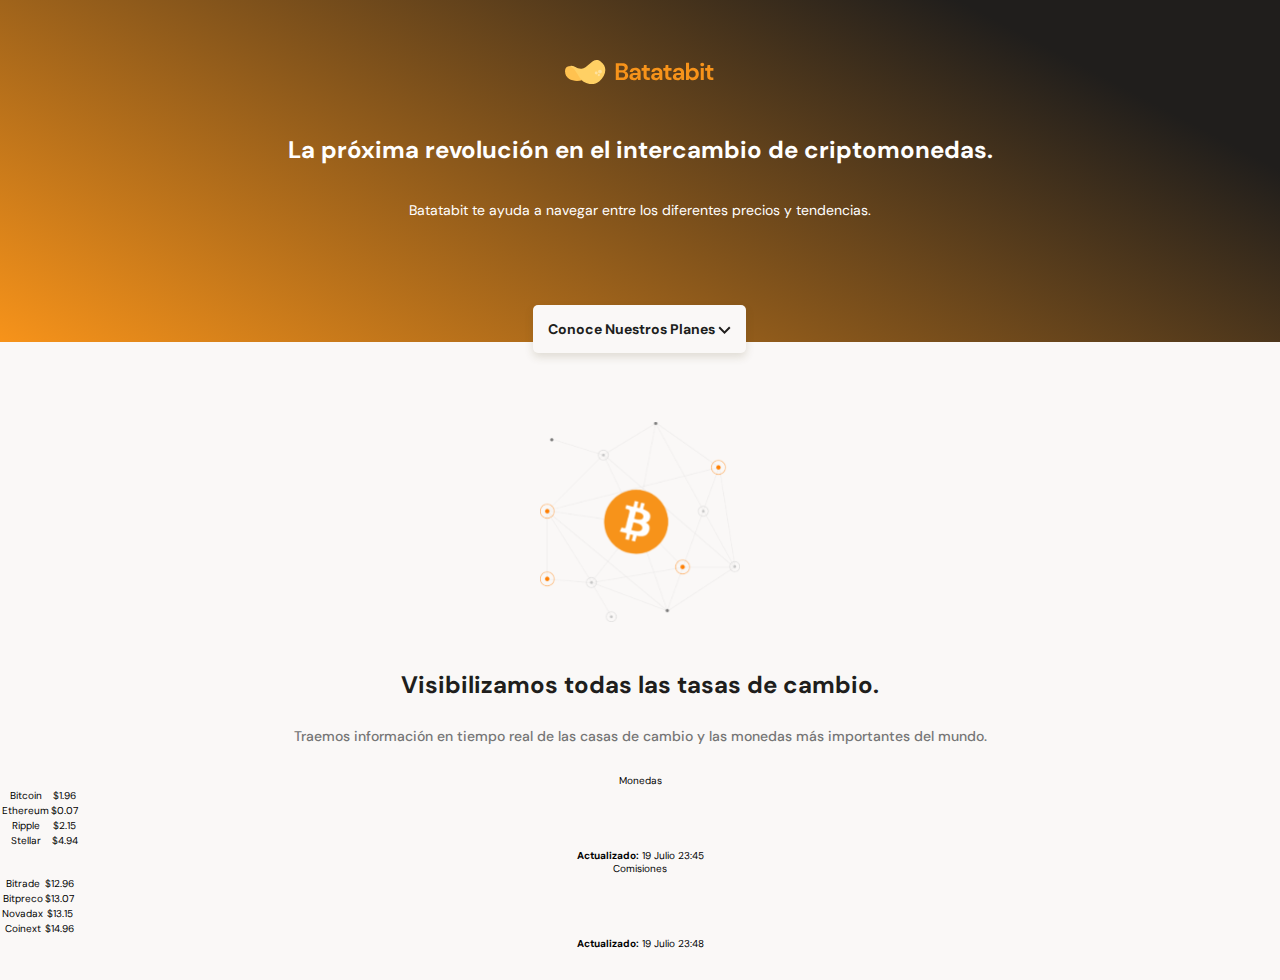
<file: clase10-creandoTabla/index.html>
<!DOCTYPE html>
<html lang="en">
<head>
  <meta charset="UTF-8">
  <meta name="viewport" content="width=device-width, initial-scale=1.0">
  <title>Batata bit</title>
  <link rel="preconnect" href="https://fonts.googleapis.com">
  <link rel="preconnect" href="https://fonts.gstatic.com" crossorigin>
  <link href="https://fonts.googleapis.com/css2?family=DM+Sans:ital,opsz,wght@0,9..40,100..1000;1,9..40,100..1000&family=Inter:ital,opsz,wght@0,14..32,100..900;1,14..32,100..900&display=swap" rel="stylesheet">
  <link rel="stylesheet" href="./styles.css">
</head>
<body>
  <header>
    <img class="batata-main-logo" src="/assets/icons/page-header-logo.svg" alt="batata-main-logo">
     <div class="header-container"><!-- header card container -->
      <h1 class="header-container__h1">La próxima revolución en el intercambio de criptomonedas.</h1>
      <p class="header-container__p">Batatabit te ayuda a navegar entre los diferentes precios y tendencias.</p>
      <a class="header-container__button" href="/">Conoce Nuestros Planes <span><img src="/assets/icons/vector.svg" alt="little-arrow-down"></span></a>
    </div>
  </header>
  <main>
    <section class="exchange-container">
      <div class="exchange-container__background-image"></div>
      <div class="exchange-container__subtitle">
        <h2>Visibilizamos todas las tasas de cambio.</h2>
        <p>Traemos información en tiempo real de las casas de cambio y las monedas más importantes del mundo.</p>
      </div>
      <section class="exchange-table-container">
        <div class="exchange-table-container__currencies-table">
          <p>Monedas</p>
          <table>
            <tr>
              <td class="exchange-table-container__currencies-table--left-side top-left">
                Bitcoin
              </td>
              <td class="exchange-table-container__currencies-table--right-side top-right">
                $1.96 <span class="drop-price"></span>
              </td>
            </tr>
            <tr>
              <td class="exchange-table-container__currencies-table--left-side">
                Ethereum
              </td>
              <td class="exchange-table-container__currencies-table--right-side">
                $0.07 <span class="rise-price"></span>
              </td>
            </tr>
            <tr>
              <td class="exchange-table-container__currencies-table--left-side">
                Ripple
              </td>
              <td class="exchange-table-container__currencies-table--right-side">
                $2.15 <span class="drop-price"></span>
              </td>
            </tr>
            <tr>
              <td class="exchange-table-container__currencies-table--left-side bottom-left">
                Stellar
              </td>
              <td class="exchange-table-container__currencies-table--right-side bottom-right">
                $4.94 <span class="drop-price"></span>
              </td>
            </tr>
          </table>
          <div class="exchange-table-container__actualizations">
            <p> <b>Actualizado:</b> 19 Julio 23:45</p>
          </div>
        </div>
        <div class="exchange-table-container__comissions-table">
          <p>Comisiones</p>
          <table>
            <tr>
              <td class="exchange-table-container__comissions-table--left-side top-left">
                Bitrade
              </td>
              <td class="exchange-table-container__comissions-table--right-sid top-right">
                $12.96
              </td>
            </tr>
            <tr>
              <td class="exchange-table-container__comissions-table--left-side">
                Bitpreco
              </td>
              <td class="exchange-table-container__comissions-table--right-side">
                $13.07 <span class="rise-price"></span>
              </td>
            </tr>
            <tr>
              <td class="exchange-table-container__comissions-table--left-side">
                Novadax
              </td>
              <td class="exchange-table-container__comissions-table--right-side">
                $13.15 <span class="drop-price"></span>
              </td>
            </tr>
            <tr>
              <td class="exchange-table-container__comissions-table--left-side bottom-left">
                Coinext
              </td>
              <td class="exchange-table-container__comissions-table--right-side bottom-right">
                $14.96 <span class="drop-price"></span>
              </td>
            </tr>
          </table>
          <p> <b>Actualizado:</b> 19 Julio 23:48</p>
        </div>
      </section>
    </section>
    <section></section>
    <section></section>
    <section></section>
  </main>
  <footer>
    
  </footer>
  
</body>
</html>
</file>
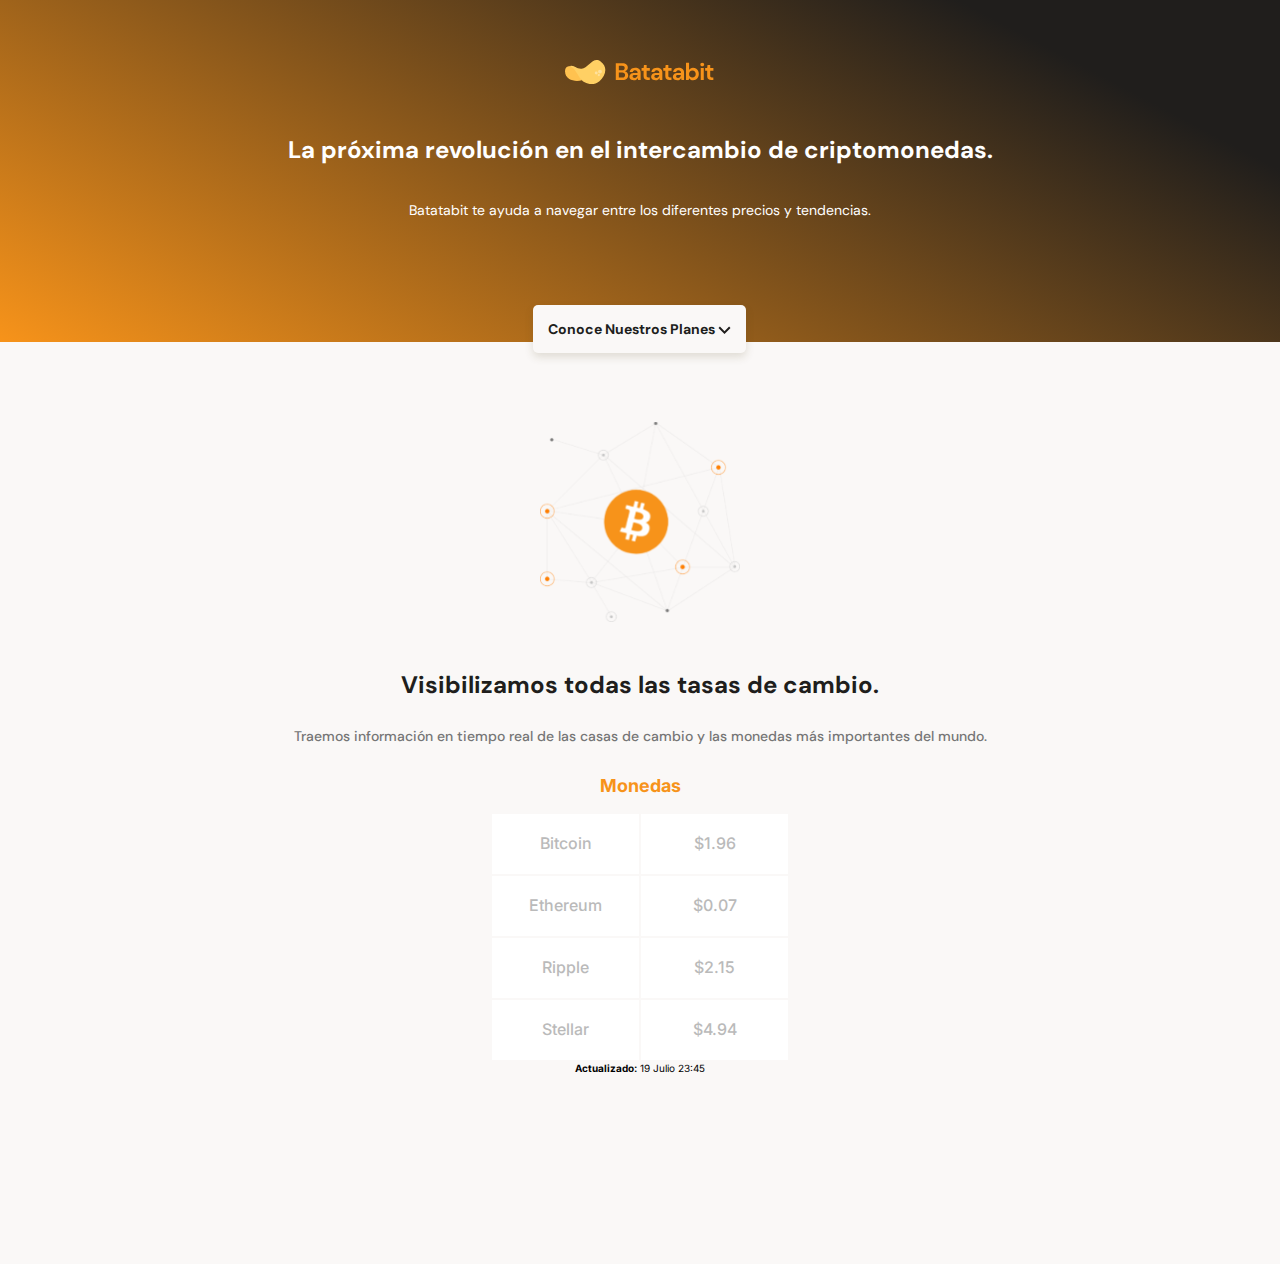
<file: clase11-estilizandoTabla/index.html>
<!DOCTYPE html>
<html lang="en">
<head>
  <meta charset="UTF-8">
  <meta name="viewport" content="width=device-width, initial-scale=1.0">
  <title>Batata bit</title>
  <link rel="preconnect" href="https://fonts.googleapis.com">
  <link rel="preconnect" href="https://fonts.gstatic.com" crossorigin>
  <link href="https://fonts.googleapis.com/css2?family=DM+Sans:ital,opsz,wght@0,9..40,100..1000;1,9..40,100..1000&family=Inter:ital,opsz,wght@0,14..32,100..900;1,14..32,100..900&display=swap" rel="stylesheet">
  <link rel="stylesheet" href="./styles.css">
</head>
<body>
  <header>
    <img class="batata-main-logo" src="/assets/icons/page-header-logo.svg" alt="batata-main-logo">
     <div class="header-container"><!-- header card container -->
      <h1 class="header-container__h1">La próxima revolución en el intercambio de criptomonedas.</h1>
      <p class="header-container__p">Batatabit te ayuda a navegar entre los diferentes precios y tendencias.</p>
      <a class="header-container__button" href="/">Conoce Nuestros Planes <span><img src="/assets/icons/vector.svg" alt="little-arrow-down"></span></a>
    </div>
  </header>
  <main>
    <section class="exchange-container">
      <div class="exchange-container__background-image"></div>
      <div class="exchange-container__subtitle">
        <h2>Visibilizamos todas las tasas de cambio.</h2>
        <p>Traemos información en tiempo real de las casas de cambio y las monedas más importantes del mundo.</p>
      </div>
      <section class="exchange-table-container">
        <div class="exchange-table-container__currencies-table">
          <p>Monedas</p>
          <table>
            <tr>
              <td class="exchange-table-container__currencies-table--left-side top-left">
                Bitcoin
              </td>
              <td class="exchange-table-container__currencies-table--right-side top-right">
                $1.96 <span class="drop-price"></span>
              </td>
            </tr>
            <tr>
              <td class="exchange-table-container__currencies-table--left-side">
                Ethereum
              </td>
              <td class="exchange-table-container__currencies-table--right-side">
                $0.07 <span class="rise-price"></span>
              </td>
            </tr>
            <tr>
              <td class="exchange-table-container__currencies-table--left-side">
                Ripple
              </td>
              <td class="exchange-table-container__currencies-table--right-side">
                $2.15 <span class="drop-price"></span>
              </td>
            </tr>
            <tr>
              <td class="exchange-table-container__currencies-table--left-side bottom-left">
                Stellar
              </td>
              <td class="exchange-table-container__currencies-table--right-side bottom-right">
                $4.94 <span class="drop-price"></span>
              </td>
            </tr>
          </table>
          <div class="exchange-table-container__actualizations--currencies">
            <p> <b>Actualizado:</b> 19 Julio 23:45</p>
          </div>
        </div>
        <div class="exchange-table-container__comissions-table">
          <p>Comisiones</p>
          <table>
            <tr>
              <td class="exchange-table-container__comissions-table--left-side top-left">
                Bitrade
              </td>
              <td class="exchange-table-container__comissions-table--right-sid top-right">
                $12.96
              </td>
            </tr>
            <tr>
              <td class="exchange-table-container__comissions-table--left-side">
                Bitpreco
              </td>
              <td class="exchange-table-container__comissions-table--right-side">
                $13.07 <span class="rise-price"></span>
              </td>
            </tr>
            <tr>
              <td class="exchange-table-container__comissions-table--left-side">
                Novadax
              </td>
              <td class="exchange-table-container__comissions-table--right-side">
                $13.15 <span class="drop-price"></span>
              </td>
            </tr>
            <tr>
              <td class="exchange-table-container__comissions-table--left-side bottom-left">
                Coinext
              </td>
              <td class="exchange-table-container__comissions-table--right-side bottom-right">
                $14.96 <span class="drop-price"></span>
              </td>
            </tr>
          </table>
          <div class="exchange-table-container__actualizations--comissions">
            <p> <b>Actualizado:</b> 19 Julio 23:48</p>
          </div>
        </div>
      </section>
    </section>
    <section></section>
    <section></section>
    <section></section>
  </main>
  <footer>
    
  </footer>
  
</body>
</html>
</file>
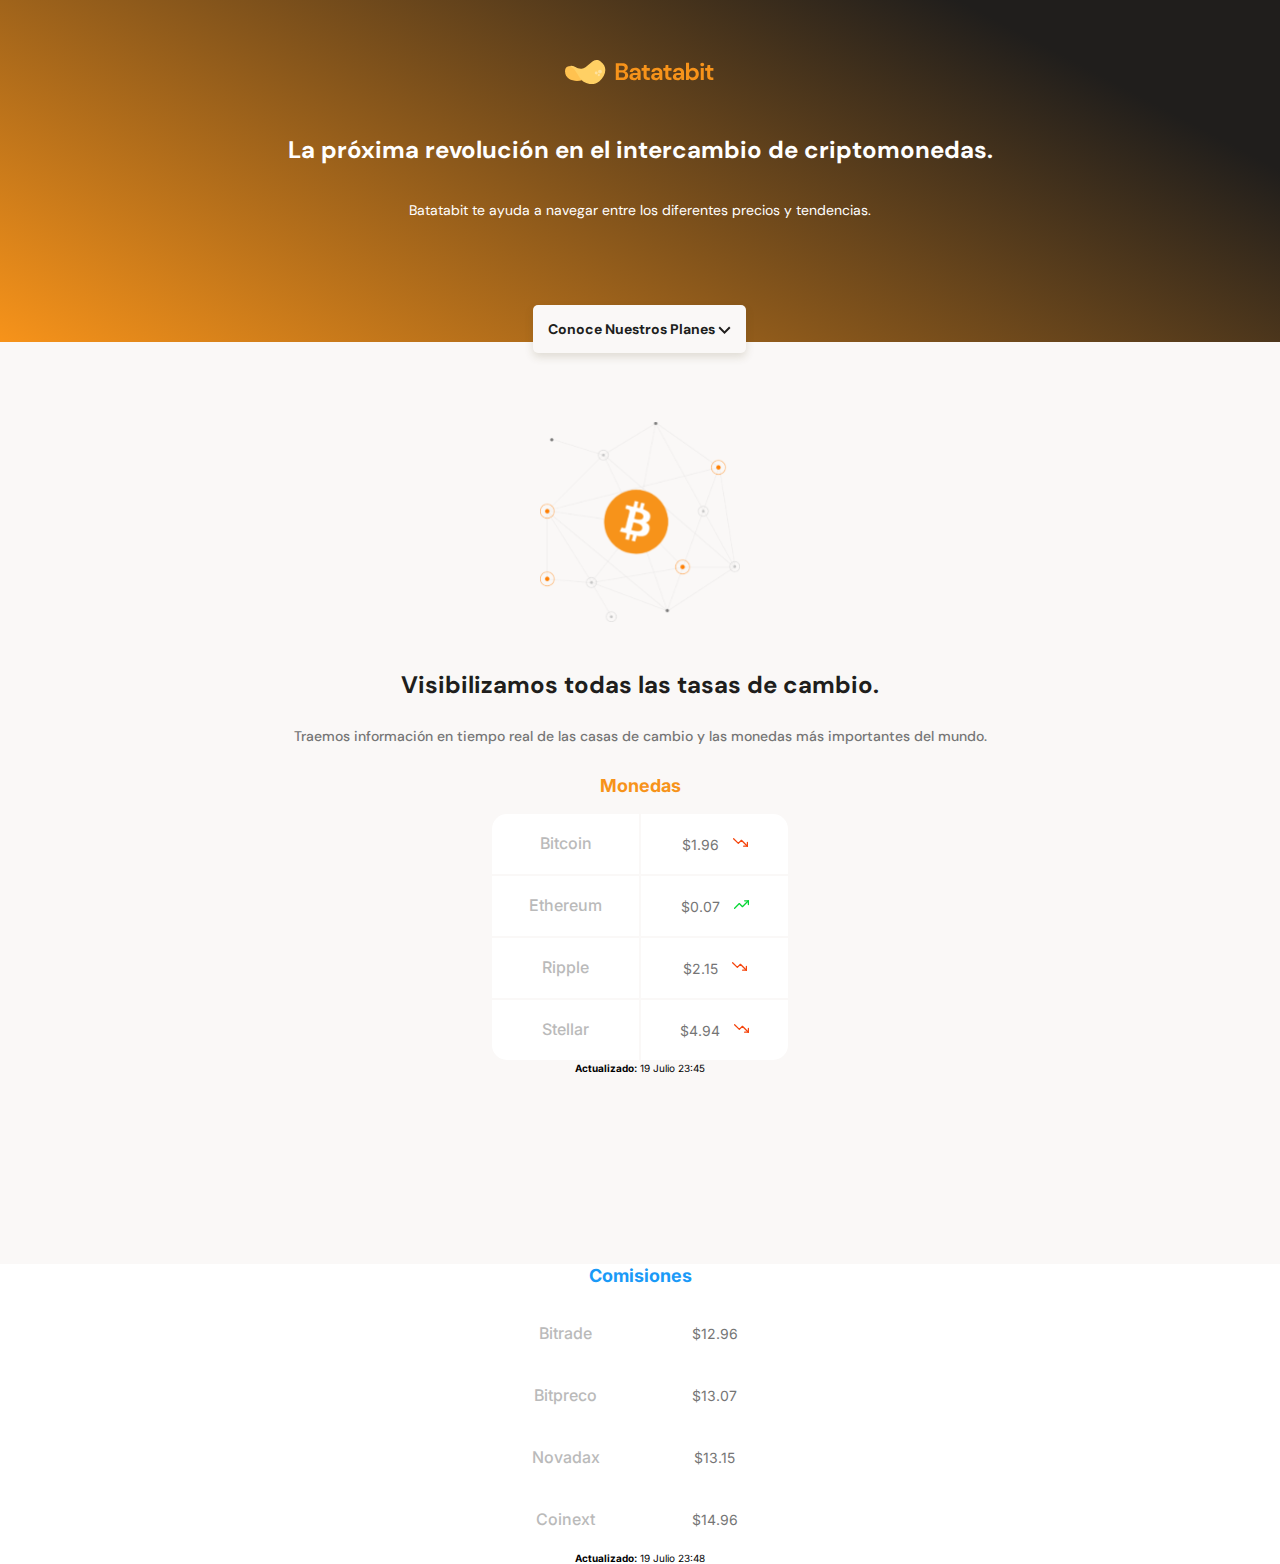
<file: clase12-continunadoEstilosDeTabla/index.html>
<!DOCTYPE html>
<html lang="en">
<head>
  <meta charset="UTF-8">
  <meta name="viewport" content="width=device-width, initial-scale=1.0">
  <title>Batata bit</title>
  <link rel="preconnect" href="https://fonts.googleapis.com">
  <link rel="preconnect" href="https://fonts.gstatic.com" crossorigin>
  <link href="https://fonts.googleapis.com/css2?family=DM+Sans:ital,opsz,wght@0,9..40,100..1000;1,9..40,100..1000&family=Inter:ital,opsz,wght@0,14..32,100..900;1,14..32,100..900&display=swap" rel="stylesheet">
  <link rel="stylesheet" href="./styles.css">
</head>
<body>
  <header>
    <img class="batata-main-logo" src="/assets/icons/page-header-logo.svg" alt="batata-main-logo">
     <div class="header-container"><!-- header card container -->
      <h1 class="header-container__h1">La próxima revolución en el intercambio de criptomonedas.</h1>
      <p class="header-container__p">Batatabit te ayuda a navegar entre los diferentes precios y tendencias.</p>
      <a class="header-container__button" href="/">Conoce Nuestros Planes <span><img src="/assets/icons/vector.svg" alt="little-arrow-down"></span></a>
    </div>
  </header>
  <main>
    <section class="exchange-container">
      <div class="exchange-container__background-image"></div>
      <div class="exchange-container__subtitle">
        <h2>Visibilizamos todas las tasas de cambio.</h2>
        <p>Traemos información en tiempo real de las casas de cambio y las monedas más importantes del mundo.</p>
      </div>
      <section class="exchange-table-container">
        <div class="exchange-table-container__currencies-table">
          <p>Monedas</p>
          <table>
            <tr>
              <td class="exchange-table-container__currencies-table--left-side top-left">
                Bitcoin
              </td>
              <td class="exchange-table-container__currencies-table--right-side top-right">
                $1.96 <span class="drop-price"></span>
              </td>
            </tr>
            <tr>
              <td class="exchange-table-container__currencies-table--left-side">
                Ethereum
              </td>
              <td class="exchange-table-container__currencies-table--right-side">
                $0.07 <span class="rise-price"></span>
              </td>
            </tr>
            <tr>
              <td class="exchange-table-container__currencies-table--left-side">
                Ripple
              </td>
              <td class="exchange-table-container__currencies-table--right-side">
                $2.15 <span class="drop-price"></span>
              </td>
            </tr>
            <tr>
              <td class="exchange-table-container__currencies-table--left-side bottom-left">
                Stellar
              </td>
              <td class="exchange-table-container__currencies-table--right-side bottom-right">
                $4.94 <span class="drop-price"></span>
              </td>
            </tr>
          </table>
          <div class="exchange-table-container__actualizations--currencies">
            <p> <b>Actualizado:</b> 19 Julio 23:45</p>
          </div>
        </div>
        <div class="exchange-table-container__comissions-table">
          <p>Comisiones</p>
          <table>
            <tr>
              <td class="exchange-table-container__comissions-table--left-side top-left">
                Bitrade
              </td>
              <td class="exchange-table-container__comissions-table--right-side top-right">
                $12.96
              </td>
            </tr>
            <tr>
              <td class="exchange-table-container__comissions-table--left-side">
                Bitpreco
              </td>
              <td class="exchange-table-container__comissions-table--right-side">
                $13.07 <span class="rise-price"></span>
              </td>
            </tr>
            <tr>
              <td class="exchange-table-container__comissions-table--left-side">
                Novadax
              </td>
              <td class="exchange-table-container__comissions-table--right-side">
                $13.15 <span class="drop-price"></span>
              </td>
            </tr>
            <tr>
              <td class="exchange-table-container__comissions-table--left-side bottom-left">
                Coinext
              </td>
              <td class="exchange-table-container__comissions-table--right-side bottom-right">
                $14.96 <span class="drop-price"></span>
              </td>
            </tr>
          </table>
          <div class="exchange-table-container__actualizations--comissions">
            <p> <b>Actualizado:</b> 19 Julio 23:48</p>
          </div>
        </div>
      </section>
    </section>
    <section></section>
    <section></section>
    <section></section>
  </main>
  <footer>
    
  </footer>
  
</body>
</html>
</file>
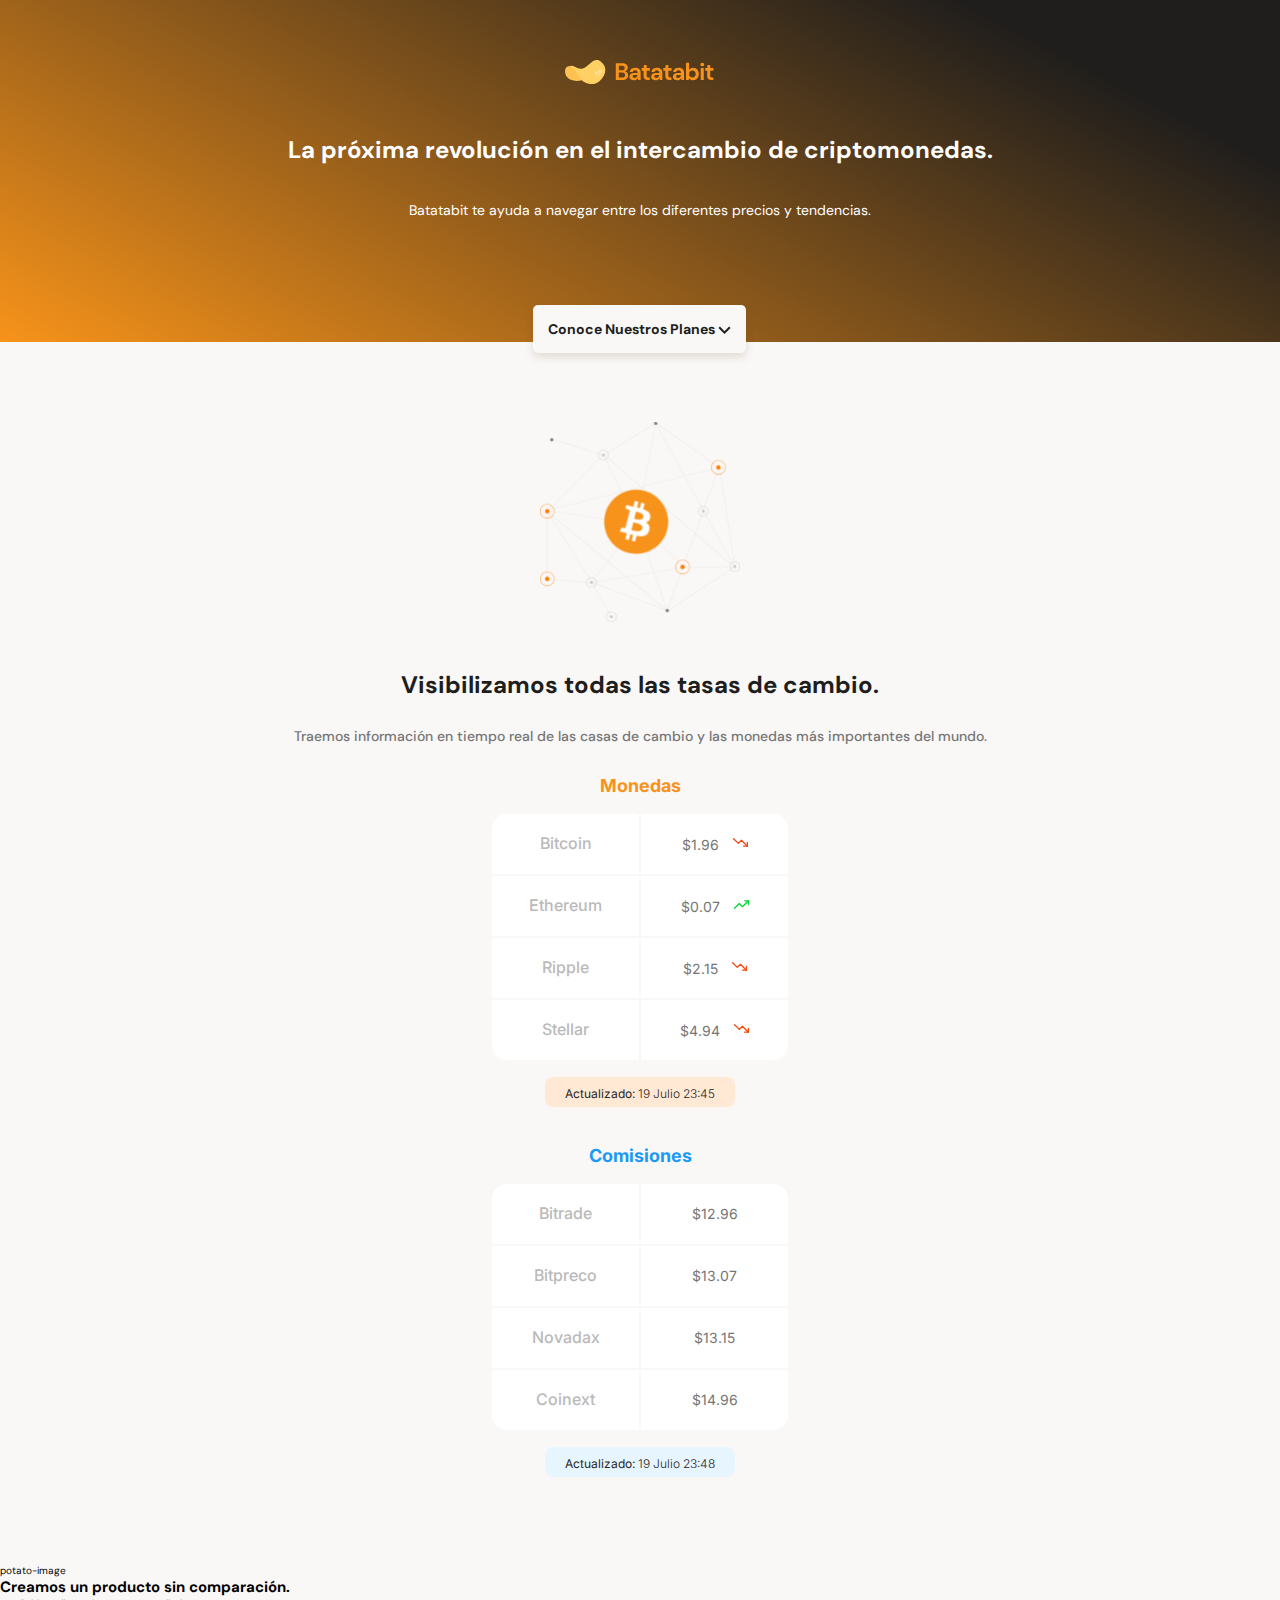
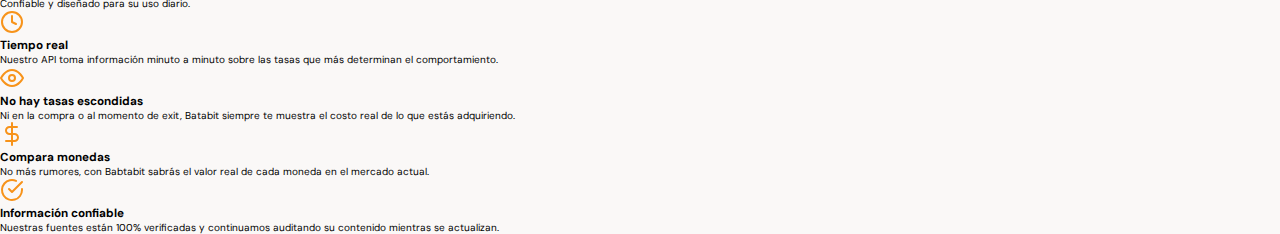
<file: clase14-maquetandoBeneficios/index.html>
<!DOCTYPE html>
<html lang="en">
<head>
  <meta charset="UTF-8">
  <meta name="viewport" content="width=device-width, initial-scale=1.0">
  <title>Batata bit</title>
  <link rel="preconnect" href="https://fonts.googleapis.com">
  <link rel="preconnect" href="https://fonts.gstatic.com" crossorigin>
  <link href="https://fonts.googleapis.com/css2?family=DM+Sans:ital,opsz,wght@0,9..40,100..1000;1,9..40,100..1000&family=Inter:ital,opsz,wght@0,14..32,100..900;1,14..32,100..900&display=swap" rel="stylesheet">
  <link rel="stylesheet" href="./styles.css">
</head>
<body>
  <header>
    <img class="batata-main-logo" src="/assets/icons/page-header-logo.svg" alt="batata-main-logo">
     <div class="header-container"><!-- header card container -->
      <h1 class="header-container__h1">La próxima revolución en el intercambio de criptomonedas.</h1>
      <p class="header-container__p">Batatabit te ayuda a navegar entre los diferentes precios y tendencias.</p>
      <a class="header-container__button" href="/">Conoce Nuestros Planes <span><img src="/assets/icons/vector.svg" alt="little-arrow-down"></span></a>
    </div>
  </header>
  <main>
    <section class="exchange-container">
      <div class="exchange-container__background-image"></div>
      <div class="exchange-container__subtitle">
        <h2>Visibilizamos todas las tasas de cambio.</h2>
        <p>Traemos información en tiempo real de las casas de cambio y las monedas más importantes del mundo.</p>
      </div>
      <section class="exchange-table-container">
        <div class="exchange-table-container__currencies-table">
          <p>Monedas</p>
          <table>
            <tr>
              <td class="exchange-table-container__currencies-table--left-side top-left">
                Bitcoin
              </td>
              <td class="exchange-table-container__currencies-table--right-side top-right">
                $1.96 <span class="drop-price"></span>
              </td>
            </tr>
            <tr>
              <td class="exchange-table-container__currencies-table--left-side">
                Ethereum
              </td>
              <td class="exchange-table-container__currencies-table--right-side">
                $0.07 <span class="rise-price"></span>
              </td>
            </tr>
            <tr>
              <td class="exchange-table-container__currencies-table--left-side">
                Ripple
              </td>
              <td class="exchange-table-container__currencies-table--right-side">
                $2.15 <span class="drop-price"></span>
              </td>
            </tr>
            <tr>
              <td class="exchange-table-container__currencies-table--left-side bottom-left">
                Stellar
              </td>
              <td class="exchange-table-container__currencies-table--right-side bottom-right">
                $4.94 <span class="drop-price"></span>
              </td>
            </tr>
          </table>
          <div class="exchange-table-container__actualizations--currencies">
            <p> <b>Actualizado:</b> 19 Julio 23:45</p>
          </div>
        </div>
        <div class="exchange-table-container__comissions-table">
          <p>Comisiones</p>
          <table>
            <tr>
              <td class="exchange-table-container__comissions-table--left-side top-left">
                Bitrade
              </td>
              <td class="exchange-table-container__comissions-table--right-side top-right">
                $12.96
              </td>
            </tr>
            <tr>
              <td class="exchange-table-container__comissions-table--left-side">
                Bitpreco
              </td>
              <td class="exchange-table-container__comissions-table--right-side">
                $13.07 <span class="rise-price"></span>
              </td>
            </tr>
            <tr>
              <td class="exchange-table-container__comissions-table--left-side">
                Novadax
              </td>
              <td class="exchange-table-container__comissions-table--right-side">
                $13.15 <span class="drop-price"></span>
              </td>
            </tr>
            <tr>
              <td class="exchange-table-container__comissions-table--left-side bottom-left">
                Coinext
              </td>
              <td class="exchange-table-container__comissions-table--right-side bottom-right">
                $14.96 <span class="drop-price"></span>
              </td>
            </tr>
          </table>
          <div class="exchange-table-container__actualizations--comissions">
            <p> <b>Actualizado:</b> 19 Julio 23:48</p>
          </div>
        </div>
      </section>
    </section>
    <section class="benefits-container">
      <span class="benefits-container__potato-image">potato-image</span>
      <div class="benefits-container__section-tittle">
        <h2 class="benefits-container__section-tittle--title">Creamos un producto sin comparación.</h2>
        <p class="benefits-container__section-tittle--paragraph">Confiable y diseñado para su uso diario.</p>
      </div>
      <section class="benefits-container__cards-section">
        <article class="benefits-container__cards-section--card">
          <span class="card-icon clock-icon"></span>
          <h3 class="card-title">Tiempo real</h3>
          <p class="card-content">Nuestro API toma información minuto a minuto sobre las tasas que más determinan el comportamiento.</p>
        </article>

        <article class="benefits-container__cards-section--card">
          <span class="card-icon eye-icon"></span>
          <h3 class="card-title">No hay tasas escondidas</h3>
          <p class="card-content">Ni en la compra o al momento de exit, Batabit siempre te muestra el costo real de lo que estás adquiriendo.</p>
        </article>

        <article class="benefits-container__cards-section--card">
          <span class="card-icon dollar-icon"></span>
          <h3 class="card-title">Compara monedas</h3>
          <p class="card-content">No más rumores, con Babtabit sabrás el valor real de cada moneda en el mercado actual.</p>
        </article>

        <article class="benefits-container__cards-section--card">
          <span class="card-icon check-icon"></span>
          <h3 class="card-title">Información confiable</h3>
          <p class="card-content">Nuestras fuentes están 100% verificadas y continuamos auditando su contenido mientras se actualizan.</p>
        </article>
      </section>
    </section>
    <section></section>
    <section></section>
  </main>
  <footer>
    
  </footer>
  
</body>
</html>
</file>
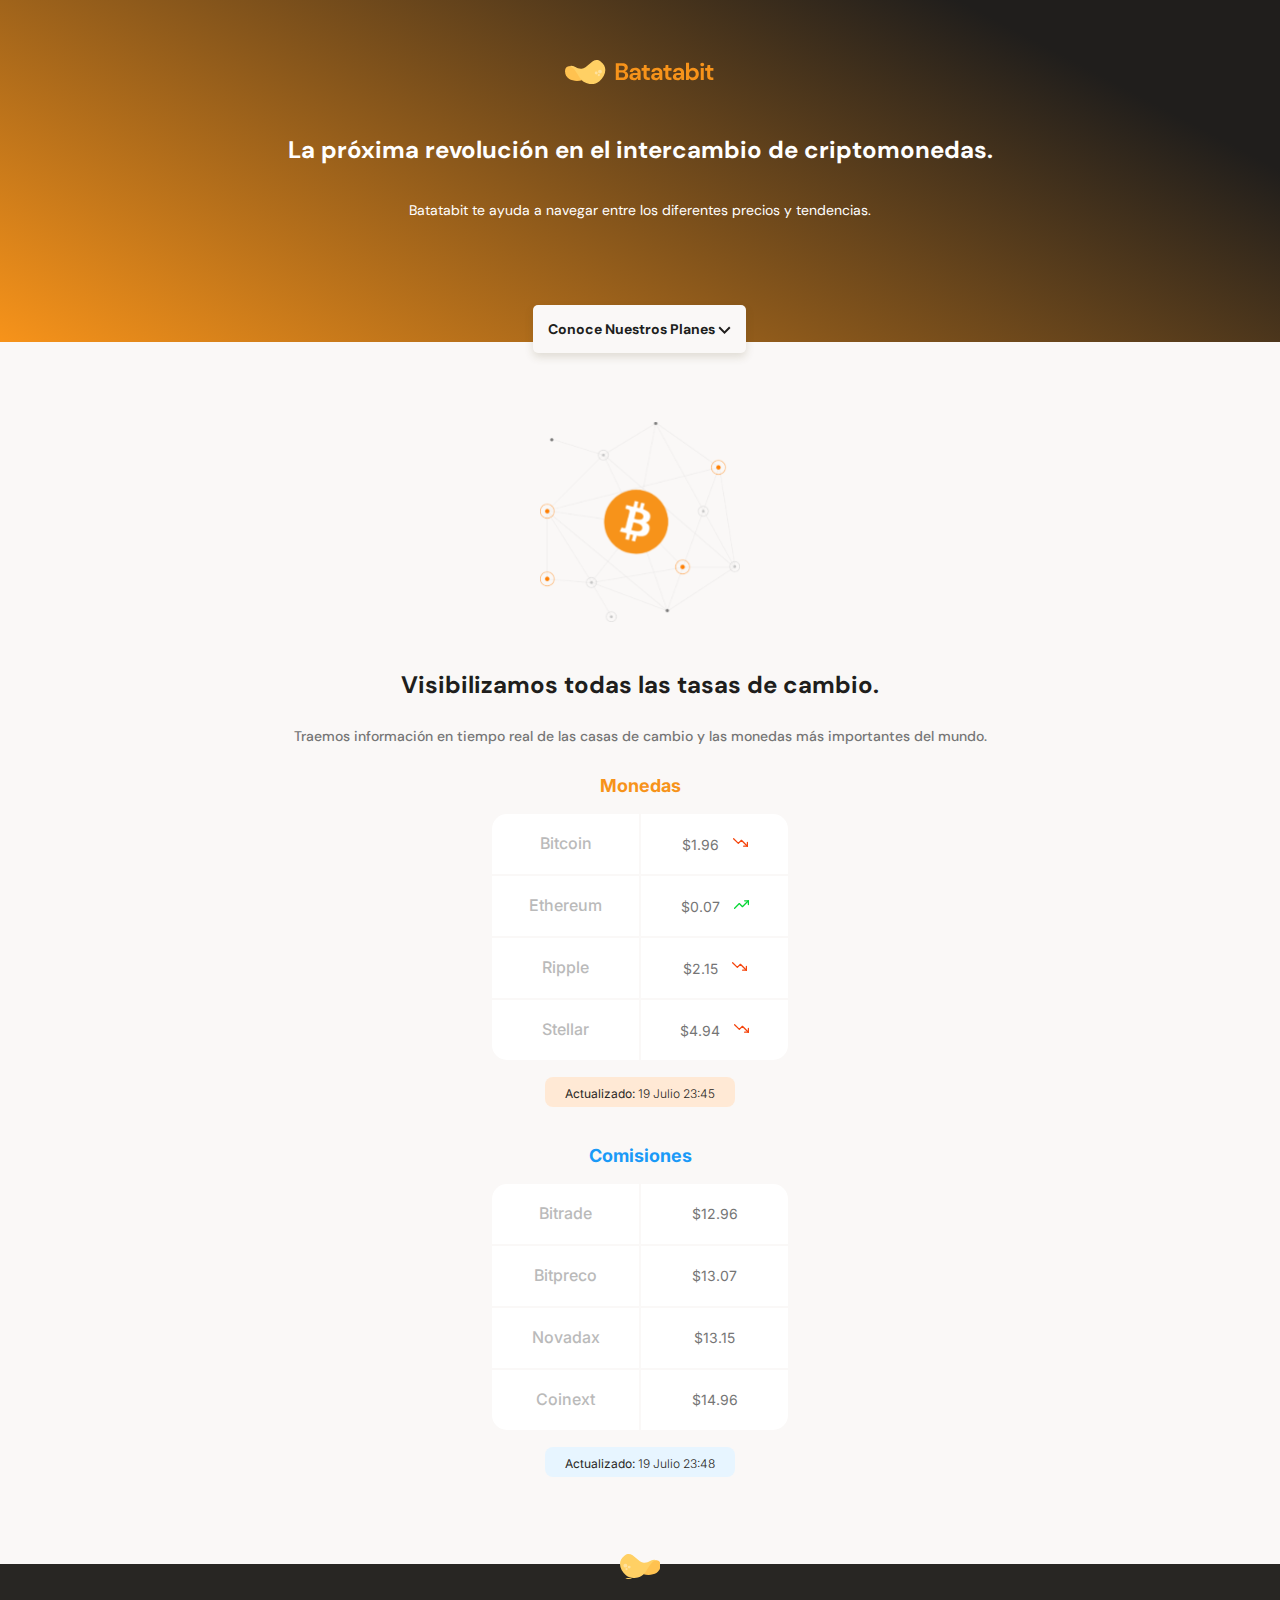
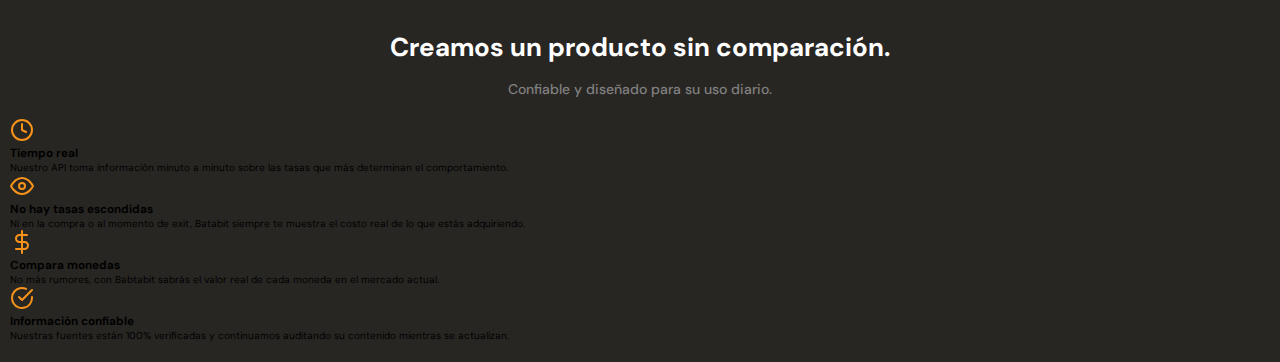
<file: clase15-estilizandoSeccionBenefits/index.html>
<!DOCTYPE html>
<html lang="en">
<head>
  <meta charset="UTF-8">
  <meta name="viewport" content="width=device-width, initial-scale=1.0">
  <title>Batata bit</title>
  <link rel="preconnect" href="https://fonts.googleapis.com">
  <link rel="preconnect" href="https://fonts.gstatic.com" crossorigin>
  <link href="https://fonts.googleapis.com/css2?family=DM+Sans:ital,opsz,wght@0,9..40,100..1000;1,9..40,100..1000&family=Inter:ital,opsz,wght@0,14..32,100..900;1,14..32,100..900&display=swap" rel="stylesheet">
  <link rel="stylesheet" href="./styles.css">
</head>
<body>
  <header>
    <img class="batata-main-logo" src="/assets/icons/page-header-logo.svg" alt="batata-main-logo">
     <div class="header-container"><!-- header card container -->
      <h1 class="header-container__h1">La próxima revolución en el intercambio de criptomonedas.</h1>
      <p class="header-container__p">Batatabit te ayuda a navegar entre los diferentes precios y tendencias.</p>
      <a class="header-container__button" href="/">Conoce Nuestros Planes <span><img src="/assets/icons/vector.svg" alt="little-arrow-down"></span></a>
    </div>
  </header>
  <main>
    <section class="exchange-container">
      <div class="exchange-container__background-image"></div>
      <div class="exchange-container__subtitle">
        <h2>Visibilizamos todas las tasas de cambio.</h2>
        <p>Traemos información en tiempo real de las casas de cambio y las monedas más importantes del mundo.</p>
      </div>
      <section class="exchange-table-container">
        <div class="exchange-table-container__currencies-table">
          <p>Monedas</p>
          <table>
            <tr>
              <td class="exchange-table-container__currencies-table--left-side top-left">
                Bitcoin
              </td>
              <td class="exchange-table-container__currencies-table--right-side top-right">
                $1.96 <span class="drop-price"></span>
              </td>
            </tr>
            <tr>
              <td class="exchange-table-container__currencies-table--left-side">
                Ethereum
              </td>
              <td class="exchange-table-container__currencies-table--right-side">
                $0.07 <span class="rise-price"></span>
              </td>
            </tr>
            <tr>
              <td class="exchange-table-container__currencies-table--left-side">
                Ripple
              </td>
              <td class="exchange-table-container__currencies-table--right-side">
                $2.15 <span class="drop-price"></span>
              </td>
            </tr>
            <tr>
              <td class="exchange-table-container__currencies-table--left-side bottom-left">
                Stellar
              </td>
              <td class="exchange-table-container__currencies-table--right-side bottom-right">
                $4.94 <span class="drop-price"></span>
              </td>
            </tr>
          </table>
          <div class="exchange-table-container__actualizations--currencies">
            <p> <b>Actualizado:</b> 19 Julio 23:45</p>
          </div>
        </div>
        <div class="exchange-table-container__comissions-table">
          <p>Comisiones</p>
          <table>
            <tr>
              <td class="exchange-table-container__comissions-table--left-side top-left">
                Bitrade
              </td>
              <td class="exchange-table-container__comissions-table--right-side top-right">
                $12.96
              </td>
            </tr>
            <tr>
              <td class="exchange-table-container__comissions-table--left-side">
                Bitpreco
              </td>
              <td class="exchange-table-container__comissions-table--right-side">
                $13.07 <span class="rise-price"></span>
              </td>
            </tr>
            <tr>
              <td class="exchange-table-container__comissions-table--left-side">
                Novadax
              </td>
              <td class="exchange-table-container__comissions-table--right-side">
                $13.15 <span class="drop-price"></span>
              </td>
            </tr>
            <tr>
              <td class="exchange-table-container__comissions-table--left-side bottom-left">
                Coinext
              </td>
              <td class="exchange-table-container__comissions-table--right-side bottom-right">
                $14.96 <span class="drop-price"></span>
              </td>
            </tr>
          </table>
          <div class="exchange-table-container__actualizations--comissions">
            <p> <b>Actualizado:</b> 19 Julio 23:48</p>
          </div>
        </div>
      </section>
    </section>
    <section class="benefits-container">
      <span class="benefits-container__potato-image"></span>
      <div class="benefits-container__section-tittle">
        <h2 class="benefits-container__section-tittle--title">Creamos un producto sin comparación.</h2>
        <p class="benefits-container__section-tittle--paragraph">Confiable y diseñado para su uso diario.</p>
      </div>
      <section class="benefits-container__cards-section">
        <article class="benefits-container__cards-section--card">
          <span class="card-icon clock-icon"></span>
          <h3 class="card-title">Tiempo real</h3>
          <p class="card-content">Nuestro API toma información minuto a minuto sobre las tasas que más determinan el comportamiento.</p>
        </article>

        <article class="benefits-container__cards-section--card">
          <span class="card-icon eye-icon"></span>
          <h3 class="card-title">No hay tasas escondidas</h3>
          <p class="card-content">Ni en la compra o al momento de exit, Batabit siempre te muestra el costo real de lo que estás adquiriendo.</p>
        </article>

        <article class="benefits-container__cards-section--card">
          <span class="card-icon dollar-icon"></span>
          <h3 class="card-title">Compara monedas</h3>
          <p class="card-content">No más rumores, con Babtabit sabrás el valor real de cada moneda en el mercado actual.</p>
        </article>

        <article class="benefits-container__cards-section--card">
          <span class="card-icon check-icon"></span>
          <h3 class="card-title">Información confiable</h3>
          <p class="card-content">Nuestras fuentes están 100% verificadas y continuamos auditando su contenido mientras se actualizan.</p>
        </article>
      </section>
    </section>
    <section></section>
    <section></section>
  </main>
  <footer>
    
  </footer>
  
</body>
</html>
</file>
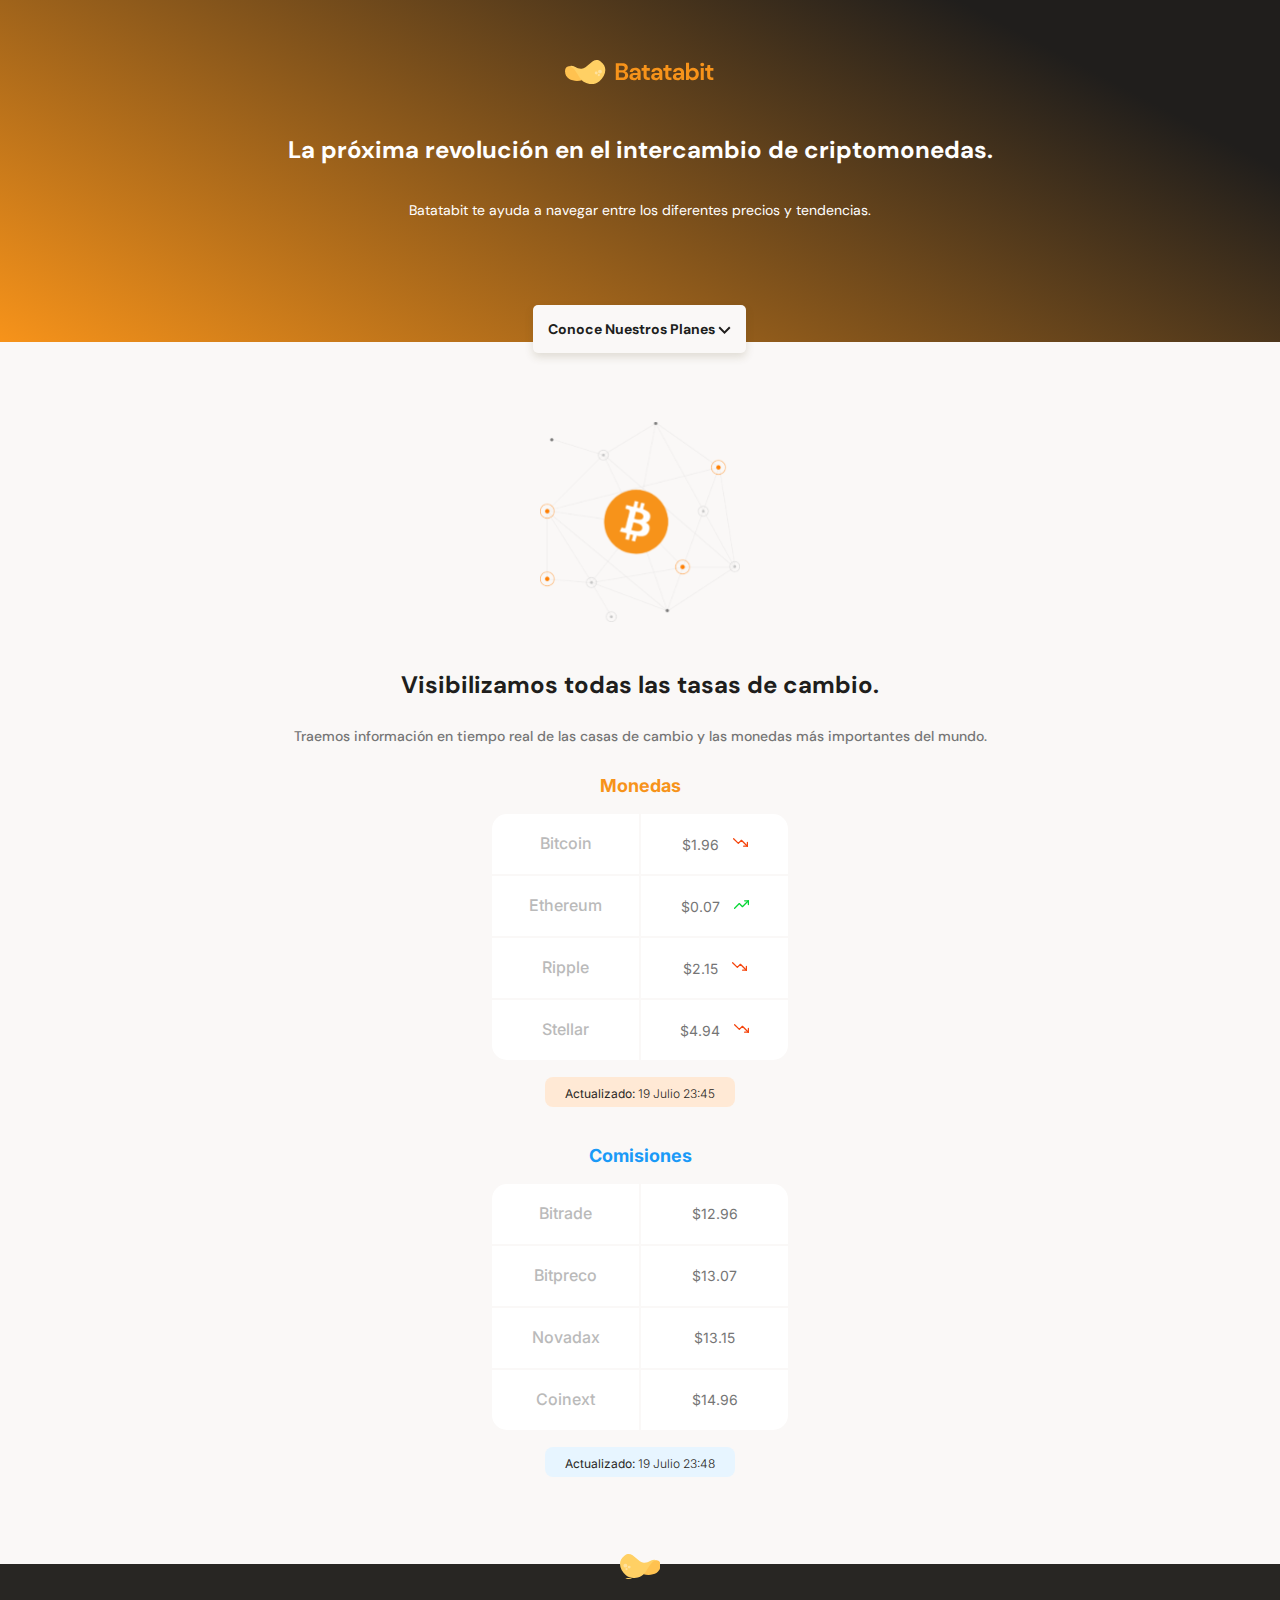
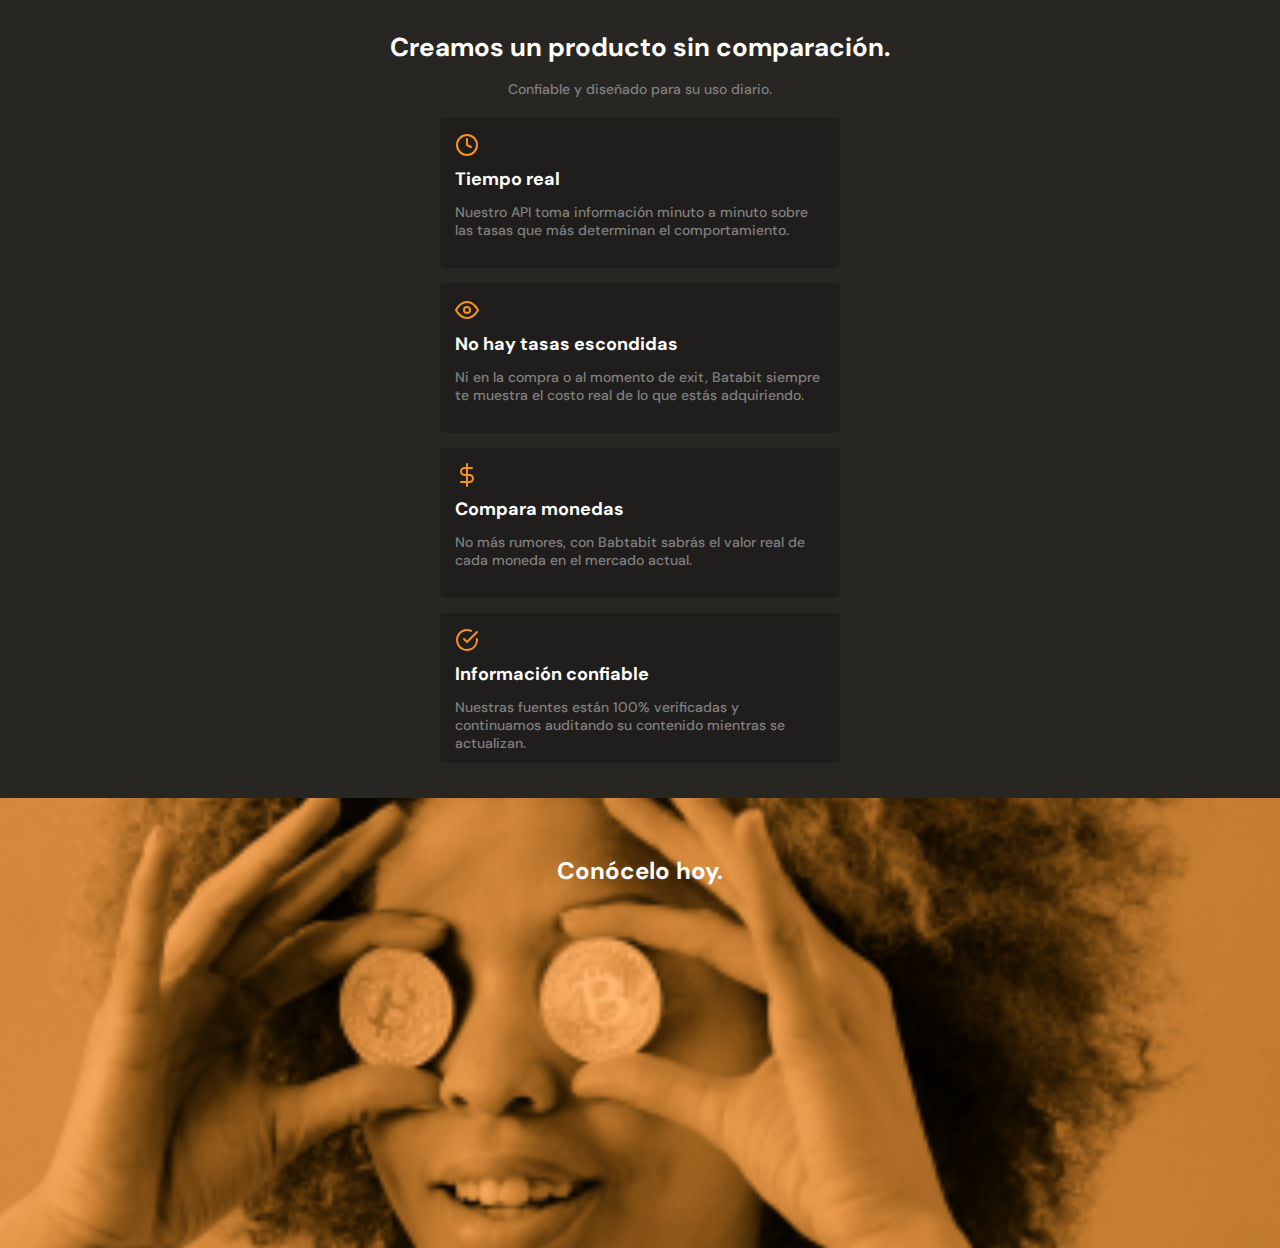
<file: clase17-maquetandoYEstilizandoSeccionExtra/index.html>
<!DOCTYPE html>
<html lang="en">
<head>
  <meta charset="UTF-8">
  <meta name="viewport" content="width=device-width, initial-scale=1.0">
  <title>Batata bit</title>
  <link rel="preconnect" href="https://fonts.googleapis.com">
  <link rel="preconnect" href="https://fonts.gstatic.com" crossorigin>
  <link href="https://fonts.googleapis.com/css2?family=DM+Sans:ital,opsz,wght@0,9..40,100..1000;1,9..40,100..1000&family=Inter:ital,opsz,wght@0,14..32,100..900;1,14..32,100..900&display=swap" rel="stylesheet">
  <link rel="stylesheet" href="./styles.css">
</head>
<body>
  <header>
    <img class="batata-main-logo" src="/assets/icons/page-header-logo.svg" alt="batata-main-logo">
     <div class="header-container"><!-- header card container -->
      <h1 class="header-container__h1">La próxima revolución en el intercambio de criptomonedas.</h1>
      <p class="header-container__p">Batatabit te ayuda a navegar entre los diferentes precios y tendencias.</p>
      <a class="header-container__button" href="/">Conoce Nuestros Planes <span><img src="/assets/icons/vector.svg" alt="little-arrow-down"></span></a>
    </div>
  </header>
  <main>
    <section class="exchange-container">
      <div class="exchange-container__background-image"></div>
      <div class="exchange-container__subtitle">
        <h2>Visibilizamos todas las tasas de cambio.</h2>
        <p>Traemos información en tiempo real de las casas de cambio y las monedas más importantes del mundo.</p>
      </div>
      <section class="exchange-table-container">
        <div class="exchange-table-container__currencies-table">
          <p>Monedas</p>
          <table>
            <tr>
              <td class="exchange-table-container__currencies-table--left-side top-left">
                Bitcoin
              </td>
              <td class="exchange-table-container__currencies-table--right-side top-right">
                $1.96 <span class="drop-price"></span>
              </td>
            </tr>
            <tr>
              <td class="exchange-table-container__currencies-table--left-side">
                Ethereum
              </td>
              <td class="exchange-table-container__currencies-table--right-side">
                $0.07 <span class="rise-price"></span>
              </td>
            </tr>
            <tr>
              <td class="exchange-table-container__currencies-table--left-side">
                Ripple
              </td>
              <td class="exchange-table-container__currencies-table--right-side">
                $2.15 <span class="drop-price"></span>
              </td>
            </tr>
            <tr>
              <td class="exchange-table-container__currencies-table--left-side bottom-left">
                Stellar
              </td>
              <td class="exchange-table-container__currencies-table--right-side bottom-right">
                $4.94 <span class="drop-price"></span>
              </td>
            </tr>
          </table>
          <div class="exchange-table-container__actualizations--currencies">
            <p> <b>Actualizado:</b> 19 Julio 23:45</p>
          </div>
        </div>
        <div class="exchange-table-container__comissions-table">
          <p>Comisiones</p>
          <table>
            <tr>
              <td class="exchange-table-container__comissions-table--left-side top-left">
                Bitrade
              </td>
              <td class="exchange-table-container__comissions-table--right-side top-right">
                $12.96
              </td>
            </tr>
            <tr>
              <td class="exchange-table-container__comissions-table--left-side">
                Bitpreco
              </td>
              <td class="exchange-table-container__comissions-table--right-side">
                $13.07 <span class="rise-price"></span>
              </td>
            </tr>
            <tr>
              <td class="exchange-table-container__comissions-table--left-side">
                Novadax
              </td>
              <td class="exchange-table-container__comissions-table--right-side">
                $13.15 <span class="drop-price"></span>
              </td>
            </tr>
            <tr>
              <td class="exchange-table-container__comissions-table--left-side bottom-left">
                Coinext
              </td>
              <td class="exchange-table-container__comissions-table--right-side bottom-right">
                $14.96 <span class="drop-price"></span>
              </td>
            </tr>
          </table>
          <div class="exchange-table-container__actualizations--comissions">
            <p> <b>Actualizado:</b> 19 Julio 23:48</p>
          </div>
        </div>
      </section>
    </section>
    <section class="benefits-container">
      <span class="benefits-container__potato-image"></span>
      <div class="benefits-container__section-tittle">
        <h2 class="benefits-container__section-tittle--title">Creamos un producto sin comparación.</h2>
        <p class="benefits-container__section-tittle--paragraph">Confiable y diseñado para su uso diario.</p>
      </div>
      <section class="benefits-container__cards-section">
        <article class="benefits-container__cards-section--card">
          <span class="card-icon clock-icon"></span>
          <h3 class="card-title">Tiempo real</h3>
          <p class="card-content">Nuestro API toma información minuto a minuto sobre las tasas que más determinan el comportamiento.</p>
        </article>

        <article class="benefits-container__cards-section--card">
          <span class="card-icon eye-icon"></span>
          <h3 class="card-title">No hay tasas escondidas</h3>
          <p class="card-content">Ni en la compra o al momento de exit, Batabit siempre te muestra el costo real de lo que estás adquiriendo.</p>
        </article>

        <article class="benefits-container__cards-section--card">
          <span class="card-icon dollar-icon"></span>
          <h3 class="card-title">Compara monedas</h3>
          <p class="card-content">No más rumores, con Babtabit sabrás el valor real de cada moneda en el mercado actual.</p>
        </article>

        <article class="benefits-container__cards-section--card">
          <span class="card-icon check-icon"></span>
          <h3 class="card-title">Información confiable</h3>
          <p class="card-content">Nuestras fuentes están 100% verificadas y continuamos auditando su contenido mientras se actualizan.</p>
        </article>
      </section>
    </section>
    <section class="bonus-container">
      <h2 class="bonus-container__title">Conócelo hoy.</h2>
    </section>
    <section></section>
  </main>
  <footer>
    
  </footer>
  
</body>
</html>
</file>
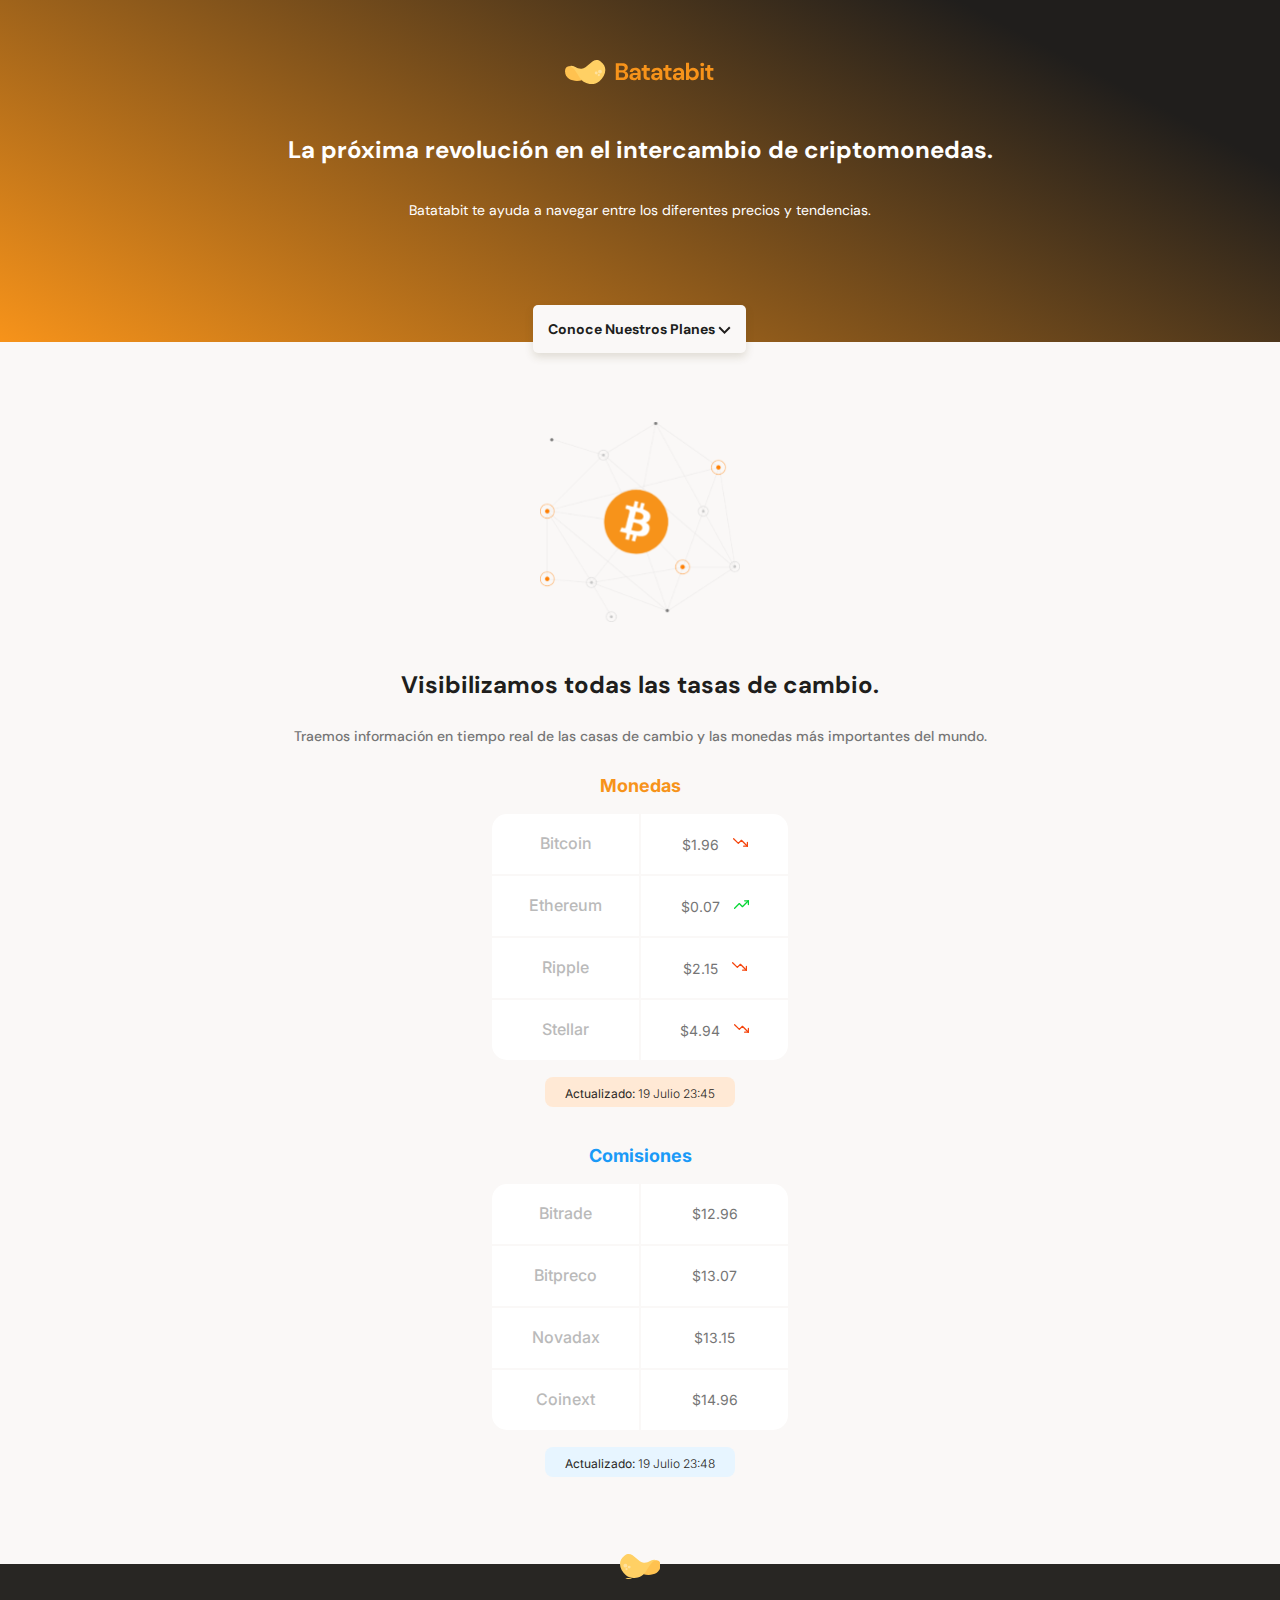
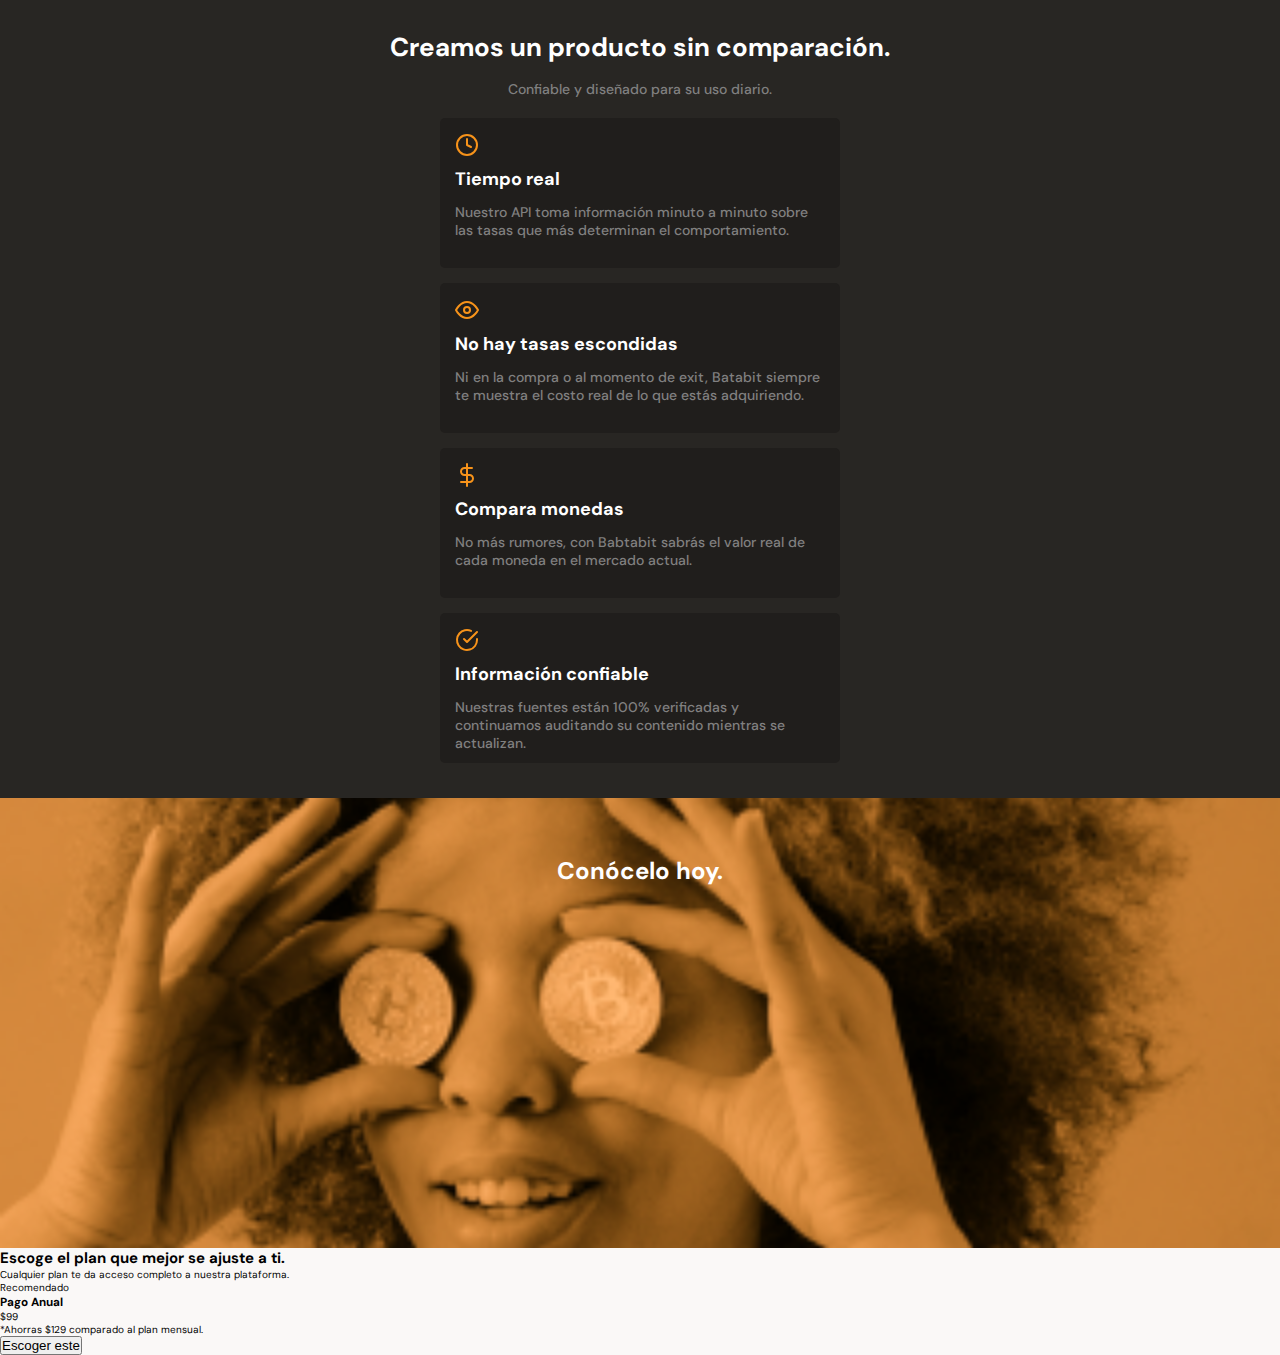
<file: clase18-maquetandoPlanes/index.html>
<!DOCTYPE html>
<html lang="en">
<head>
  <meta charset="UTF-8">
  <meta name="viewport" content="width=device-width, initial-scale=1.0">
  <title>Batata bit</title>
  <link rel="preconnect" href="https://fonts.googleapis.com">
  <link rel="preconnect" href="https://fonts.gstatic.com" crossorigin>
  <link href="https://fonts.googleapis.com/css2?family=DM+Sans:ital,opsz,wght@0,9..40,100..1000;1,9..40,100..1000&family=Inter:ital,opsz,wght@0,14..32,100..900;1,14..32,100..900&display=swap" rel="stylesheet">
  <link rel="stylesheet" href="./styles.css">
</head>
<body>
  <header>
    <img class="batata-main-logo" src="/assets/icons/page-header-logo.svg" alt="batata-main-logo">
     <div class="header-container"><!-- header card container -->
      <h1 class="header-container__h1">La próxima revolución en el intercambio de criptomonedas.</h1>
      <p class="header-container__p">Batatabit te ayuda a navegar entre los diferentes precios y tendencias.</p>
      <a class="header-container__button" href="#plans">Conoce Nuestros Planes <span><img src="/assets/icons/vector.svg" alt="little-arrow-down"></span></a>
    </div>
  </header>
  <main>
    <section class="exchange-container">
      <div class="exchange-container__background-image"></div>
      <div class="exchange-container__subtitle">
        <h2>Visibilizamos todas las tasas de cambio.</h2>
        <p>Traemos información en tiempo real de las casas de cambio y las monedas más importantes del mundo.</p>
      </div>
      <section class="exchange-table-container">
        <div class="exchange-table-container__currencies-table">
          <p>Monedas</p>
          <table>
            <tr>
              <td class="exchange-table-container__currencies-table--left-side top-left">
                Bitcoin
              </td>
              <td class="exchange-table-container__currencies-table--right-side top-right">
                $1.96 <span class="drop-price"></span>
              </td>
            </tr>
            <tr>
              <td class="exchange-table-container__currencies-table--left-side">
                Ethereum
              </td>
              <td class="exchange-table-container__currencies-table--right-side">
                $0.07 <span class="rise-price"></span>
              </td>
            </tr>
            <tr>
              <td class="exchange-table-container__currencies-table--left-side">
                Ripple
              </td>
              <td class="exchange-table-container__currencies-table--right-side">
                $2.15 <span class="drop-price"></span>
              </td>
            </tr>
            <tr>
              <td class="exchange-table-container__currencies-table--left-side bottom-left">
                Stellar
              </td>
              <td class="exchange-table-container__currencies-table--right-side bottom-right">
                $4.94 <span class="drop-price"></span>
              </td>
            </tr>
          </table>
          <div class="exchange-table-container__actualizations--currencies">
            <p> <b>Actualizado:</b> 19 Julio 23:45</p>
          </div>
        </div>
        <div class="exchange-table-container__comissions-table">
          <p>Comisiones</p>
          <table>
            <tr>
              <td class="exchange-table-container__comissions-table--left-side top-left">
                Bitrade
              </td>
              <td class="exchange-table-container__comissions-table--right-side top-right">
                $12.96
              </td>
            </tr>
            <tr>
              <td class="exchange-table-container__comissions-table--left-side">
                Bitpreco
              </td>
              <td class="exchange-table-container__comissions-table--right-side">
                $13.07 <span class="rise-price"></span>
              </td>
            </tr>
            <tr>
              <td class="exchange-table-container__comissions-table--left-side">
                Novadax
              </td>
              <td class="exchange-table-container__comissions-table--right-side">
                $13.15 <span class="drop-price"></span>
              </td>
            </tr>
            <tr>
              <td class="exchange-table-container__comissions-table--left-side bottom-left">
                Coinext
              </td>
              <td class="exchange-table-container__comissions-table--right-side bottom-right">
                $14.96 <span class="drop-price"></span>
              </td>
            </tr>
          </table>
          <div class="exchange-table-container__actualizations--comissions">
            <p> <b>Actualizado:</b> 19 Julio 23:48</p>
          </div>
        </div>
      </section>
    </section>
    <section class="benefits-container">
      <span class="benefits-container__potato-image"></span>
      <div class="benefits-container__section-tittle">
        <h2 class="benefits-container__section-tittle--title">Creamos un producto sin comparación.</h2>
        <p class="benefits-container__section-tittle--paragraph">Confiable y diseñado para su uso diario.</p>
      </div>
      <section class="benefits-container__cards-section">
        <article class="benefits-container__cards-section--card">
          <span class="card-icon clock-icon"></span>
          <h3 class="card-title">Tiempo real</h3>
          <p class="card-content">Nuestro API toma información minuto a minuto sobre las tasas que más determinan el comportamiento.</p>
        </article>

        <article class="benefits-container__cards-section--card">
          <span class="card-icon eye-icon"></span>
          <h3 class="card-title">No hay tasas escondidas</h3>
          <p class="card-content">Ni en la compra o al momento de exit, Batabit siempre te muestra el costo real de lo que estás adquiriendo.</p>
        </article>

        <article class="benefits-container__cards-section--card">
          <span class="card-icon dollar-icon"></span>
          <h3 class="card-title">Compara monedas</h3>
          <p class="card-content">No más rumores, con Babtabit sabrás el valor real de cada moneda en el mercado actual.</p>
        </article>

        <article class="benefits-container__cards-section--card">
          <span class="card-icon check-icon"></span>
          <h3 class="card-title">Información confiable</h3>
          <p class="card-content">Nuestras fuentes están 100% verificadas y continuamos auditando su contenido mientras se actualizan.</p>
        </article>
      </section>
    </section>
    <section class="bonus-container">
      <h2 class="bonus-container__title">Conócelo hoy.</h2>
    </section>
    <section class="plans-container">
      <div class="plans-container__title">
        <h2 class="plans-container__title--tittle">Escoge el plan que mejor se ajuste a ti.</h2>
        <p class="plans-container__title--text">Cualquier plan te da acceso completo a nuestra plataforma.</p>
      </div>
      <section id="plans" class="plans-container__plans-cards">
        <article class="plans-container__plans-cards--card anual-plan">
          <p class="plan-card-message anual-plan-header">Recomendado</p>
          <div class="plan-card-info">
            <h3 class="plan-card-info__tittle">Pago Anual</h3>
            <p class="plan-card-info__price"><span class="plan-card-info__price--dollar-symbol">$</span>99</p>
            <p class="plan-card-info__savings">*Ahorras $129 comparado al plan mensual.</p>
            <button class="plan-card-info__button anual-plan-button">Escoger este <span class="plan-card-info__button--arrow-icon"></span></button>
          </div>
        </article>
        <article class="plans-container__plans-cards--card monthly-plan">
          <p class="plan-card-message monthly-plan-header">Conveniente</p>
          <div class="plan-card-info">
            <h3 class="plan-card-info__tittle">Pago Mensual</h3>
            <p class="plan-card-info__price"><span class="plan-card-info__price--dollar-symbol">$</span>19</p>
            <p class="plan-card-info__savings">*Ahorras $532 comparado al plan semanal.</p>
            <button class="plan-card-info__button monthly-plan-button">Escoger este <span class="plan-card-info__button--arrow-icon"></span></button>
          </div>
        </article>
        <article class="plans-container__plans-cards--card weekly-plan">
          <p class="plan-card-message weekly-plan-header">Estándar</p>
          <div class="plan-card-info">
            <h3 class="plan-card-info__tittle">Pago Semanal</h3>
            <p class="plan-card-info__price"><span class="plan-card-info__price--dollar-symbol">$</span>14.62</p>
            <p class="plan-card-info__savings">Plan específico, para usos puntuales.</p>
            <button class="plan-card-info__button weekly-plan-button">Escoger este <span class="plan-card-info__button--arrow-icon"></span></button>
          </div>
        </article>
      </section>
    </section>
  </main>
  <footer>
    
  </footer>
  
</body>
</html>
</file>
<file: clase10-creandoTabla/styles.css>
/* 
- Posicionamiento: orden de los contenedores.
- Modelo de caja  (Box Model): padding, margin, entre otros.
- Tipografía: fuentes y estilos relacionados.
- Visuales: backgrounds, colores, entre otros.
- Otros.
*/

:root {
  /* Colores */
  --bitcoin-orange: #f7931a;
  --soft-orange: #ffe9d5;
  --secondary-blue: #1a9af7;
  --soft-blue: #e7f5ff;
  --warm-black: #282623;
  --black: #201e1c;
  --grey: #bababa;
  --off-white: #faf8f7;
  --just-white: #fff;
}

* {
  margin: 0;
  padding: 0;
  box-sizing: border-box;
 }

 html {
  font-size: 62.5%;
  font-family: "DM Sans", serif;
 }

 /* Fuente secundaria
   font-family: "Inter", serif;
 */
/* Header content */

header {
  display: flex;
  position: relative;
  flex-direction: column;
  justify-content: center;
  text-align: center;
  width: 100%;
  min-width: 32rem;
  background: linear-gradient(207.8deg, #201E1C 16.69%, #F7931A 100%);
}

header .batata-main-logo {
  width: 15rem;
  height: 2,4rem;
  align-self: center;
  margin-top: 6rem;
}

header .header-container {
  align-items: center;
  justify-content:center;
  width: 100%;
  min-width: 28.8rem;
  max-width: 90rem;
  height: 21.8rem;
  margin: 4rem auto 0;
  
}

header .header-container__h1 {
  padding: 1.35rem 1.6rem 0;
  font-size: 2.4rem;
  line-height: 2.6rem;
  color: var(--just-white);
  font-weight: bold;

}

header .header-container__p {
  padding: 1.35rem 1.6rem 0;
  margin-top: 2.4rem;
  font-size: 1.4rem;
  line-height: 1.8rem;
  color: var(--just-white);

}

.header-container .header-container__button {
  position: absolute;
  top: 27rem;
   left: calc(50% - 10.653rem); /*Esto es necesario ajustar al tamaño del botón */
  display: block;
  margin-top: 3.5rem;
  width: 22.9;
  height: 4.8rem;
  padding: 1.5rem;
  background-color: var(--off-white);
  /* Sombra */
  box-shadow: 0px 4px 8px rgba(89, 73, 30, 0.16);
  font-weight: bold;
  border: none;
  border-radius: 0.5rem;
  /* Texto del boton */
  font-size: 1.4rem;
  color: var(--black);
  text-decoration: none;
  font-weight: bold;
}

/* Main content */

main {
  width: 100%;
  height: auto;
  background-color: var(--off-white);
}

.exchange-container {
  width: 100%;
  padding: 8rem 0 3rem; 
  text-align: center;
}

.exchange-container__subtitle {
  min-width: 28.8rem;
  max-width: 90rem;
  margin: 0 auto;
}

.exchange-container .exchange-container__background-image {
  width: 20rem;
  height: 20rem;
  margin: 0 auto 5rem;
  background-image: url('../assets/icons/bitcoin.svg');
  background-repeat: no-repeat;
  background-position: center;
  background-size: cover;
}

.exchange-container .exchange-container__subtitle h2 {
  margin-bottom: 3rem;
  font-size: 2.4rem;
  line-height: 2.6rem;
  font-weight: bold;
  color: var(--black);
}

.exchange-container .exchange-container__subtitle p {
  margin-bottom: 3rem;
  font-size: 1.4rem;
  line-height: 1.6rem;
  font-weight: 500;
  color: #757575;
}
</file>
<file: clase11-estilizandoTabla/styles.css>
/* 
- Posicionamiento: orden de los contenedores.
- Modelo de caja  (Box Model): padding, margin, entre otros.
- Tipografía: fuentes y estilos relacionados.
- Visuales: backgrounds, colores, entre otros.
- Otros.
*/

:root {
  /* Colores */
  --bitcoin-orange: #f7931a;
  --soft-orange: #ffe9d5;
  --secondary-blue: #1a9af7;
  --soft-blue: #e7f5ff;
  --warm-black: #282623;
  --black: #201e1c;
  --grey: #bababa;
  --off-white: #faf8f7;
  --just-white: #fff;
}

* {
  margin: 0;
  padding: 0;
  box-sizing: border-box;
 }

 html {
  font-size: 62.5%;
  font-family: "DM Sans", serif;
 }

 /* Fuente secundaria
   font-family: "Inter", serif;
 */
/* Header content */

header {
  display: flex;
  position: relative;
  flex-direction: column;
  justify-content: center;
  text-align: center;
  width: 100%;
  min-width: 32rem;
  background: linear-gradient(207.8deg, #201E1C 16.69%, #F7931A 100%);
}

header .batata-main-logo {
  width: 15rem;
  height: 2,4rem;
  align-self: center;
  margin-top: 6rem;
}

header .header-container {
  align-items: center;
  justify-content:center;
  width: 100%;
  min-width: 28.8rem;
  max-width: 90rem;
  height: 21.8rem;
  margin: 4rem auto 0;
  
}

header .header-container__h1 {
  padding: 1.35rem 1.6rem 0;
  font-size: 2.4rem;
  line-height: 2.6rem;
  color: var(--just-white);
  font-weight: bold;

}

header .header-container__p {
  padding: 1.35rem 1.6rem 0;
  margin-top: 2.4rem;
  font-size: 1.4rem;
  line-height: 1.8rem;
  color: var(--just-white);

}

.header-container .header-container__button {
  position: absolute;
  top: 27rem;
   left: calc(50% - 10.653rem); /*Esto es necesario ajustar al tamaño del botón */
  display: block;
  margin-top: 3.5rem;
  width: 22.9;
  height: 4.8rem;
  padding: 1.5rem;
  background-color: var(--off-white);
  /* Sombra */
  box-shadow: 0px 4px 8px rgba(89, 73, 30, 0.16);
  font-weight: bold;
  border: none;
  border-radius: 0.5rem;
  /* Texto del boton */
  font-size: 1.4rem;
  color: var(--black);
  text-decoration: none;
  font-weight: bold;
}

/* Main content */

main {
  width: 100%;
  height: auto;
  background-color: var(--off-white);
}

.exchange-container {
  width: 100%;
  padding: 8rem 0 3rem; 
  text-align: center;
}

.exchange-container__subtitle {
  min-width: 28.8rem;
  max-width: 90rem;
  margin: 0 auto;
}

.exchange-container .exchange-container__background-image {
  width: 20rem;
  height: 20rem;
  margin: 0 auto 5rem;
  background-image: url('../assets/icons/bitcoin.svg');
  background-repeat: no-repeat;
  background-position: center;
  background-size: cover;
}

.exchange-container .exchange-container__subtitle h2 {
  margin-bottom: 3rem;
  font-size: 2.4rem;
  line-height: 2.6rem;
  font-weight: bold;
  color: var(--black);
}

.exchange-container .exchange-container__subtitle p {
  margin-bottom: 3rem;
  font-size: 1.4rem;
  line-height: 1.6rem;
  font-weight: 500;
  color: #757575;
}


/* Estilos para tablas de monedas y comisiones */
/*Contenedores de tablas */
.exchange-table-container {
  width: 70%;
  min-width: 23.5rem;
  max-width: 50rem;
  height: 36rem;
  margin: 0 auto 10rem;
  font-family: "Inter", serif;
}

/* Estilizando contenedores de tablas*/

.exchange-table-container__currencies-table, 
.exchange-table-container__comissions-table {
  width: 90%;
  min-width: 23rem;
  max-width: 30rem;
  height: 25rem;
  margin: 0 auto;
}

.exchange-table-container__comissions-table {
  display: none;
}

/* Títulos de tablas */

.exchange-table-container__currencies-table > p, 
.exchange-table-container__comissions-table > p{
  margin-bottom: 1.5rem;
  font-size: 1.8rem;
  font-weight: bold;
  line-height: 2.3rem;
}

.exchange-table-container__currencies-table > p {
  color: var(--bitcoin-orange);
} 

.exchange-table-container__comissions-table > p {
  color: var(--secondary-blue);
} 

/* Estilizando tablas */

.exchange-table-container__currencies-table table, 
.exchange-table-container__comissions-table table {
  width: 100%;
  height: 100%;
}

/* Estilizando datos de tablas */

.exchange-table-container__currencies-table table td, 
.exchange-table-container__comissions-table table td {
  width: 50%;
  font-size: 1.6rem;
  font-weight: 500;
  line-height: 1.9rem;
  color: var(--grey);
  background-color: var(--just-white);
}
</file>
<file: clase12-continunadoEstilosDeTabla/styles.css>
/* 
- Posicionamiento: orden de los contenedores.
- Modelo de caja  (Box Model): padding, margin, entre otros.
- Tipografía: fuentes y estilos relacionados.
- Visuales: backgrounds, colores, entre otros.
- Otros.
*/

:root {
  /* Colores */
  --bitcoin-orange: #f7931a;
  --soft-orange: #ffe9d5;
  --secondary-blue: #1a9af7;
  --soft-blue: #e7f5ff;
  --warm-black: #282623;
  --black: #201e1c;
  --grey: #bababa;
  --off-white: #faf8f7;
  --just-white: #fff;
}

* {
  margin: 0;
  padding: 0;
  box-sizing: border-box;
 }

 html {
  font-size: 62.5%;
  font-family: "DM Sans", serif;
 }

 /* Fuente secundaria
   font-family: "Inter", serif;
 */
/* Header content */

header {
  display: flex;
  position: relative;
  flex-direction: column;
  justify-content: center;
  text-align: center;
  width: 100%;
  min-width: 32rem;
  background: linear-gradient(207.8deg, #201E1C 16.69%, #F7931A 100%);
}

header .batata-main-logo {
  width: 15rem;
  height: 2,4rem;
  align-self: center;
  margin-top: 6rem;
}

header .header-container {
  align-items: center;
  justify-content:center;
  width: 100%;
  min-width: 28.8rem;
  max-width: 90rem;
  height: 21.8rem;
  margin: 4rem auto 0;
  
}

header .header-container__h1 {
  padding: 1.35rem 1.6rem 0;
  font-size: 2.4rem;
  line-height: 2.6rem;
  color: var(--just-white);
  font-weight: bold;

}

header .header-container__p {
  padding: 1.35rem 1.6rem 0;
  margin-top: 2.4rem;
  font-size: 1.4rem;
  line-height: 1.8rem;
  color: var(--just-white);

}

.header-container .header-container__button {
  position: absolute;
  top: 27rem;
   left: calc(50% - 10.653rem); /*Esto es necesario ajustar al tamaño del botón */
  display: block;
  margin-top: 3.5rem;
  width: 22.9;
  height: 4.8rem;
  padding: 1.5rem;
  background-color: var(--off-white);
  /* Sombra */
  box-shadow: 0px 4px 8px rgba(89, 73, 30, 0.16);
  font-weight: bold;
  border: none;
  border-radius: 0.5rem;
  /* Texto del boton */
  font-size: 1.4rem;
  color: var(--black);
  text-decoration: none;
  font-weight: bold;
}

/* Main content */

main {
  width: 100%;
  height: auto;
  background-color: var(--off-white);
}

.exchange-container {
  width: 100%;
  padding: 8rem 0 3rem; 
  text-align: center;
}

.exchange-container__subtitle {
  min-width: 28.8rem;
  max-width: 90rem;
  margin: 0 auto;
}

.exchange-container .exchange-container__background-image {
  width: 20rem;
  height: 20rem;
  margin: 0 auto 5rem;
  background-image: url('../assets/icons/bitcoin.svg');
  background-repeat: no-repeat;
  background-position: center;
  background-size: cover;
}

.exchange-container .exchange-container__subtitle h2 {
  margin-bottom: 3rem;
  font-size: 2.4rem;
  line-height: 2.6rem;
  font-weight: bold;
  color: var(--black);
}

.exchange-container .exchange-container__subtitle p {
  margin-bottom: 3rem;
  font-size: 1.4rem;
  line-height: 1.6rem;
  font-weight: 500;
  color: #757575;
}


/* Estilos para tablas de monedas y comisiones */

/*Contenedores de tablas */
.exchange-table-container {
  width: 70%;
  min-width: 23.5rem;
  max-width: 50rem;
  height: 36rem;
  /* height: auto; */
  margin: 0 auto 10rem;
  font-family: "Inter", serif;
}

/* Estilizando contenedores de tablas*/

.exchange-table-container__currencies-table, 
.exchange-table-container__comissions-table {
  width: 90%;
  min-width: 23rem;
  max-width: 30rem;
  height: 25rem;
  margin: 0 auto 24rem;
}

/* .exchange-table-container__comissions-table {
  display: none;
} */

/* Títulos de tablas */

.exchange-table-container__currencies-table > p, 
.exchange-table-container__comissions-table > p{
  margin-bottom: 1.5rem;
  font-size: 1.8rem;
  font-weight: bold;
  line-height: 2.3rem;
}

.exchange-table-container__currencies-table > p {
  color: var(--bitcoin-orange);
} 

.exchange-table-container__comissions-table > p {
  color: var(--secondary-blue);
} 

/* Estilizando tablas */

.exchange-table-container__currencies-table table, 
.exchange-table-container__comissions-table table {
  width: 100%;
  height: 100%;
}

/* Estilizando datos de tablas */

.exchange-table-container__currencies-table table td, 
.exchange-table-container__comissions-table table td {
  width: 50%;
  font-size: 1.6rem;
  font-weight: 500;
  line-height: 1.9rem;
  color: var(--grey);
  background-color: var(--just-white);
}

/* Agregando bordes redondeados a tabla */

.exchange-table-container__currencies-table  .top-left, 
.exchange-table-container__comissions-table  .top-left{
  
  border-radius: 1.5rem 0 0 0 ;
}

.exchange-table-container__currencies-table  .top-right, 
.exchange-table-container__comissions-table  .top-right{
  
  border-radius: 0 1.5rem 0 0 ;
}

.exchange-table-container__currencies-table  .bottom-left, 
.exchange-table-container__comissions-table  .bottom-left{
  
  border-radius: 0 0 0 1.5rem;
}

.exchange-table-container__currencies-table  .bottom-right, 
.exchange-table-container__comissions-table  .bottom-right{
  
  border-radius: 0 0 1.5rem 0;
}

/* Estilizando lado derecho de tablas */

.exchange-table-container__currencies-table .exchange-table-container__currencies-table--right-side, 
.exchange-table-container__comissions-table .exchange-table-container__comissions-table--right-side {
  font-size: 1.4rem;
  font-weight: normal;
  line-height: 1.7rem;
  color: #757575;
}

/* Estilizando price drop arrows */

.exchange-table-container__currencies-table--right-side .drop-price {
  display: inline-block;
  width: 1.5rem;
  height: 1.5rem;
  margin-left: 1rem;
  background-image: url('../assets/icons/trending-down-1.svg');
  background-size: cover;
  background-repeat: no-repeat;
  background-position: center;
}

/* Estilizando price rise arrows */

.exchange-table-container__currencies-table--right-side .rise-price {
  display: inline-block;
  width: 1.5rem;
  height: 1.5rem;
  margin-left: 1rem;
  background-image: url('../assets/icons/trending-up-1.svg');
  background-size: cover;
  background-repeat: no-repeat;
  background-position: center;
}
</file>
<file: clase14-maquetandoBeneficios/styles.css>
/* 
- Posicionamiento: orden de los contenedores.
- Modelo de caja  (Box Model): padding, margin, entre otros.
- Tipografía: fuentes y estilos relacionados.
- Visuales: backgrounds, colores, entre otros.
- Otros.
*/

:root {
  /* Colores */
  --bitcoin-orange: #f7931a;
  --soft-orange: #ffe9d5;
  --secondary-blue: #1a9af7;
  --soft-blue: #e7f5ff;
  --warm-black: #282623;
  --black: #201e1c;
  --grey: #bababa;
  --off-white: #faf8f7;
  --just-white: #fff;
}

* {
  margin: 0;
  padding: 0;
  box-sizing: border-box;
 }

 html {
  font-size: 62.5%;
  font-family: "DM Sans", serif;
 }

 /* Fuente secundaria
   font-family: "Inter", serif;
 */
/* Header content */

header {
  display: flex;
  position: relative;
  flex-direction: column;
  justify-content: center;
  text-align: center;
  width: 100%;
  min-width: 32rem;
  background: linear-gradient(207.8deg, #201E1C 16.69%, #F7931A 100%);
}

header .batata-main-logo {
  width: 15rem;
  height: 2,4rem;
  align-self: center;
  margin-top: 6rem;
}

header .header-container {
  align-items: center;
  justify-content:center;
  width: 100%;
  min-width: 28.8rem;
  max-width: 90rem;
  height: 21.8rem;
  margin: 4rem auto 0;
  
}

header .header-container__h1 {
  padding: 1.35rem 1.6rem 0;
  font-size: 2.4rem;
  line-height: 2.6rem;
  color: var(--just-white);
  font-weight: bold;

}

header .header-container__p {
  padding: 1.35rem 1.6rem 0;
  margin-top: 2.4rem;
  font-size: 1.4rem;
  line-height: 1.8rem;
  color: var(--just-white);

}

.header-container .header-container__button {
  position: absolute;
  top: 27rem;
   left: calc(50% - 10.653rem); /*Esto es necesario ajustar al tamaño del botón */
  display: block;
  margin-top: 3.5rem;
  width: 22.9;
  height: 4.8rem;
  padding: 1.5rem;
  background-color: var(--off-white);
  /* Sombra */
  box-shadow: 0px 4px 8px rgba(89, 73, 30, 0.16);
  font-weight: bold;
  border: none;
  border-radius: 0.5rem;
  /* Texto del boton */
  font-size: 1.4rem;
  color: var(--black);
  text-decoration: none;
  font-weight: bold;
}

/* Main content */

main {
  width: 100%;
  height: auto;
  background-color: var(--off-white);
}

.exchange-container {
  width: 100%;
  padding: 8rem 0 3rem; 
  text-align: center;
}

.exchange-container__subtitle {
  min-width: 28.8rem;
  max-width: 90rem;
  margin: 0 auto;
}

.exchange-container .exchange-container__background-image {
  width: 20rem;
  height: 20rem;
  margin: 0 auto 5rem;
  background-image: url('../assets/icons/bitcoin.svg');
  background-repeat: no-repeat;
  background-position: center;
  background-size: cover;
}

.exchange-container .exchange-container__subtitle h2 {
  margin-bottom: 3rem;
  font-size: 2.4rem;
  line-height: 2.6rem;
  font-weight: bold;
  color: var(--black);
}

.exchange-container .exchange-container__subtitle p {
  margin-bottom: 3rem;
  font-size: 1.4rem;
  line-height: 1.6rem;
  font-weight: 500;
  color: #757575;
}


/* Estilos para tablas de monedas y comisiones */

/*Contenedor de tablas */
.exchange-table-container {
  width: 70%;
  min-width: 23.5rem;
  max-width: 50rem;
  height: 66rem;
  /* height: auto; */
  margin: 0 auto 10rem;
  font-family: "Inter", serif;
}

/* Estilizando contenedoresparticulares de tablas */

.exchange-table-container__currencies-table, 
.exchange-table-container__comissions-table {
  width: 90%;
  min-width: 23rem;
  max-width: 30rem;
  height: 25rem;
  margin: 0 auto 12rem;
}
/* .exchange-table-container__currencies-table {
  display: none;
} */

/* .exchange-table-container__comissions-table {
  display: none;
}  */

/* Títulos de tablas */

.exchange-table-container__currencies-table > p, 
.exchange-table-container__comissions-table > p{
  margin-bottom: 1.5rem;
  font-size: 1.8rem;
  font-weight: bold;
  line-height: 2.3rem;
}

.exchange-table-container__currencies-table > p {
  color: var(--bitcoin-orange);
} 

.exchange-table-container__comissions-table > p {
  color: var(--secondary-blue);
} 

/* Estilizando tablas */

.exchange-table-container__currencies-table table, 
.exchange-table-container__comissions-table table {
  width: 100%;
  height: 100%;
}

/* Estilizando datos de tablas */

.exchange-table-container__currencies-table table td, 
.exchange-table-container__comissions-table table td {
  width: 50%;
  font-size: 1.6rem;
  font-weight: 500;
  line-height: 1.9rem;
  color: var(--grey);
  background-color: var(--just-white);
}

/* Agregando bordes redondeados a tabla */

.exchange-table-container__currencies-table  .top-left, 
.exchange-table-container__comissions-table  .top-left{
  
  border-radius: 1.5rem 0 0 0 ;
}

.exchange-table-container__currencies-table  .top-right, 
.exchange-table-container__comissions-table  .top-right{
  
  border-radius: 0 1.5rem 0 0 ;
}

.exchange-table-container__currencies-table  .bottom-left, 
.exchange-table-container__comissions-table  .bottom-left{
  
  border-radius: 0 0 0 1.5rem;
}

.exchange-table-container__currencies-table  .bottom-right, 
.exchange-table-container__comissions-table  .bottom-right{
  
  border-radius: 0 0 1.5rem 0;
}

/* Estilizando lado derecho de tablas */

.exchange-table-container__currencies-table .exchange-table-container__currencies-table--right-side, 
.exchange-table-container__comissions-table .exchange-table-container__comissions-table--right-side {
  font-size: 1.4rem;
  font-weight: normal;
  line-height: 1.7rem;
  color: #757575;
}

/* Estilizando price drop arrows */

.exchange-table-container__currencies-table--right-side .drop-price {
  display: inline-block;
  width: 1.5rem;
  height: 1.5rem;
  margin-left: 1rem;
  background-image: url('../assets/icons/trending-down-1.svg');
  background-size: cover;
  background-repeat: no-repeat;
  background-position: center;
}

/* Estilizando price rise arrows */

.exchange-table-container__currencies-table--right-side .rise-price {
  display: inline-block;
  width: 1.5rem;
  height: 1.5rem;
  margin-left: 1rem;
  background-image: url('../assets/icons/trending-up-1.svg');
  background-size: cover;
  background-repeat: no-repeat;
  background-position: center;
}

/* Estilizando párrafos de actualizaciones de tablas */

.exchange-table-container__actualizations--currencies,
.exchange-table-container__actualizations--comissions {
  width: 19rem;
  height: 3rem;
  margin: 1.5rem auto 0;
  padding: 0.8rem;
  border-radius: 0.8rem;
}

.exchange-table-container__actualizations--currencies p,
.exchange-table-container__actualizations--comissions p {
  font-size: 1.2rem;
  line-height: 1.5;
  font-weight: 300;
  color: var(--warm-black);
}

.exchange-table-container__actualizations--currencies {
  background-color: var(--soft-orange);
}

.exchange-table-container__actualizations--comissions {
  background-color: #E7F5FF;
  ;
}

/* Estilos sección de beneficios */


/* Íconos de tarjetas */


.benefits-container .benefits-container__cards-section .benefits-container__cards-section--card .card-icon {
  /* Posicionamiento y modelo de caja para clase correspondiente. */
  display: inline-block;
  width: 2.4rem;
  height: 2.4rem;
  background-position: center;
  background-size: cover;
  background-repeat: no-repeat;
}

.benefits-container .benefits-container__cards-section .benefits-container__cards-section--card .clock-icon{
  background-image: url('../assets/icons/clock-1.svg');
}

.benefits-container .benefits-container__cards-section .benefits-container__cards-section--card .eye-icon{
  background-image: url('../assets/icons/eye-1.svg');
}

.benefits-container .benefits-container__cards-section .benefits-container__cards-section--card .dollar-icon{
  background-image: url('../assets/icons/dollar-sign-1.svg');
}

.benefits-container .benefits-container__cards-section .benefits-container__cards-section--card .check-icon{
  background-image: url('../assets/icons/check-circle-1.svg');
}
</file>
<file: clase15-estilizandoSeccionBenefits/styles.css>
/* 
- Posicionamiento: orden de los contenedores.
- Modelo de caja  (Box Model): padding, margin, entre otros.
- Tipografía: fuentes y estilos relacionados.
- Visuales: backgrounds, colores, entre otros.
- Otros.
*/

:root {
  /* Colores */
  --bitcoin-orange: #f7931a;
  --soft-orange: #ffe9d5;
  --secondary-blue: #1a9af7;
  --soft-blue: #e7f5ff;
  --warm-black: #282623;
  --black: #201e1c;
  --grey: #bababa;
  --off-white: #faf8f7;
  --just-white: #fff;
}

* {
  margin: 0;
  padding: 0;
  box-sizing: border-box;
 }

 html {
  font-size: 62.5%;
  font-family: "DM Sans", serif;
 }

 /* Fuente secundaria
   font-family: "Inter", serif;
 */
/* Header content */

header {
  display: flex;
  position: relative;
  flex-direction: column;
  justify-content: center;
  text-align: center;
  width: 100%;
  min-width: 32rem;
  background: linear-gradient(207.8deg, #201E1C 16.69%, #F7931A 100%);
}

header .batata-main-logo {
  width: 15rem;
  height: 2,4rem;
  align-self: center;
  margin-top: 6rem;
}

header .header-container {
  align-items: center;
  justify-content:center;
  width: 100%;
  min-width: 28.8rem;
  max-width: 90rem;
  height: 21.8rem;
  margin: 4rem auto 0;
  
}

header .header-container__h1 {
  padding: 1.35rem 1.6rem 0;
  font-size: 2.4rem;
  line-height: 2.6rem;
  color: var(--just-white);
  font-weight: bold;

}

header .header-container__p {
  padding: 1.35rem 1.6rem 0;
  margin-top: 2.4rem;
  font-size: 1.4rem;
  line-height: 1.8rem;
  color: var(--just-white);

}

.header-container .header-container__button {
  position: absolute;
  top: 27rem;
   left: calc(50% - 10.653rem); /*Esto es necesario ajustar al tamaño del botón */
  display: block;
  margin-top: 3.5rem;
  width: 22.9;
  height: 4.8rem;
  padding: 1.5rem;
  background-color: var(--off-white);
  /* Sombra */
  box-shadow: 0px 4px 8px rgba(89, 73, 30, 0.16);
  font-weight: bold;
  border: none;
  border-radius: 0.5rem;
  /* Texto del boton */
  font-size: 1.4rem;
  color: var(--black);
  text-decoration: none;
  font-weight: bold;
}

/* Main content */

main {
  width: 100%;
  height: auto;
  background-color: var(--off-white);
}

.exchange-container {
  width: 100%;
  padding: 8rem 0 3rem; 
  text-align: center;
}

.exchange-container__subtitle {
  min-width: 28.8rem;
  max-width: 90rem;
  margin: 0 auto;
}

.exchange-container .exchange-container__background-image {
  width: 20rem;
  height: 20rem;
  margin: 0 auto 5rem;
  background-image: url('../assets/icons/bitcoin.svg');
  background-repeat: no-repeat;
  background-position: center;
  background-size: cover;
}

.exchange-container .exchange-container__subtitle h2 {
  margin-bottom: 3rem;
  font-size: 2.4rem;
  line-height: 2.6rem;
  font-weight: bold;
  color: var(--black);
}

.exchange-container .exchange-container__subtitle p {
  margin-bottom: 3rem;
  font-size: 1.4rem;
  line-height: 1.6rem;
  font-weight: 500;
  color: #757575;
}


/* Estilos para tablas de monedas y comisiones */

/*Contenedor de tablas */
.exchange-table-container {
  width: 70%;
  min-width: 23.5rem;
  max-width: 50rem;
  height: 66rem;
  /* height: auto; */
  margin: 0 auto 10rem;
  font-family: "Inter", serif;
}

/* Estilizando contenedoresparticulares de tablas */

.exchange-table-container__currencies-table, 
.exchange-table-container__comissions-table {
  width: 90%;
  min-width: 23rem;
  max-width: 30rem;
  height: 25rem;
  margin: 0 auto 12rem;
}
/* .exchange-table-container__currencies-table {
  display: none;
} */

/* .exchange-table-container__comissions-table {
  display: none;
}  */

/* Títulos de tablas */

.exchange-table-container__currencies-table > p, 
.exchange-table-container__comissions-table > p{
  margin-bottom: 1.5rem;
  font-size: 1.8rem;
  font-weight: bold;
  line-height: 2.3rem;
}

.exchange-table-container__currencies-table > p {
  color: var(--bitcoin-orange);
} 

.exchange-table-container__comissions-table > p {
  color: var(--secondary-blue);
} 

/* Estilizando tablas */

.exchange-table-container__currencies-table table, 
.exchange-table-container__comissions-table table {
  width: 100%;
  height: 100%;
}

/* Estilizando datos de tablas */

.exchange-table-container__currencies-table table td, 
.exchange-table-container__comissions-table table td {
  width: 50%;
  font-size: 1.6rem;
  font-weight: 500;
  line-height: 1.9rem;
  color: var(--grey);
  background-color: var(--just-white);
}

/* Agregando bordes redondeados a tabla */

.exchange-table-container__currencies-table  .top-left, 
.exchange-table-container__comissions-table  .top-left{
  
  border-radius: 1.5rem 0 0 0 ;
}

.exchange-table-container__currencies-table  .top-right, 
.exchange-table-container__comissions-table  .top-right{
  
  border-radius: 0 1.5rem 0 0 ;
}

.exchange-table-container__currencies-table  .bottom-left, 
.exchange-table-container__comissions-table  .bottom-left{
  
  border-radius: 0 0 0 1.5rem;
}

.exchange-table-container__currencies-table  .bottom-right, 
.exchange-table-container__comissions-table  .bottom-right{
  
  border-radius: 0 0 1.5rem 0;
}

/* Estilizando lado derecho de tablas */

.exchange-table-container__currencies-table .exchange-table-container__currencies-table--right-side, 
.exchange-table-container__comissions-table .exchange-table-container__comissions-table--right-side {
  font-size: 1.4rem;
  font-weight: normal;
  line-height: 1.7rem;
  color: #757575;
}

/* Estilizando price drop arrows */

.exchange-table-container__currencies-table--right-side .drop-price {
  display: inline-block;
  width: 1.5rem;
  height: 1.5rem;
  margin-left: 1rem;
  background-image: url('../assets/icons/trending-down-1.svg');
  background-size: cover;
  background-repeat: no-repeat;
  background-position: center;
}

/* Estilizando price rise arrows */

.exchange-table-container__currencies-table--right-side .rise-price {
  display: inline-block;
  width: 1.5rem;
  height: 1.5rem;
  margin-left: 1rem;
  background-image: url('../assets/icons/trending-up-1.svg');
  background-size: cover;
  background-repeat: no-repeat;
  background-position: center;
}

/* Estilizando párrafos de actualizaciones de tablas */

.exchange-table-container__actualizations--currencies,
.exchange-table-container__actualizations--comissions {
  width: 19rem;
  height: 3rem;
  margin: 1.5rem auto 0;
  padding: 0.8rem;
  border-radius: 0.8rem;
}

.exchange-table-container__actualizations--currencies p,
.exchange-table-container__actualizations--comissions p {
  font-size: 1.2rem;
  line-height: 1.5;
  font-weight: 300;
  color: var(--warm-black);
}

.exchange-table-container__actualizations--currencies {
  background-color: var(--soft-orange);
}

.exchange-table-container__actualizations--comissions {
  background-color: #E7F5FF;
  ;
}

/* Estilos sección de beneficios */

/* Estilos de contenedor principal */

.benefits-container {
  position: relative;
  width: 100%;
  min-width: 32rem;
  height: auto;
  padding: 2rem 1rem;
  background-color: var(--warm-black);
}

/* Ícono batata de sección */

.benefits-container .benefits-container__potato-image {
  position: absolute;
  width: 4rem;
  height: 2.5rem;
  top: -1rem;
  left: calc(50% - 2rem); /* Ancho del propio elemento */
  background-image: url(../assets/icons/group-16-patatita.svg);
}

/* Estilos del contenedor de titulo de sección */

.benefits-container  .benefits-container__section-tittle {
  width: 90%;
  min-width: 28.8rem;
  margin: 5rem auto 0;
  text-align: center;
}

/* Estilos de h2 y p, sección benefits */

.benefits-container  .benefits-container__section-tittle h2 {
  margin-bottom: 2rem;
  font-size: 2.6rem;
  font-weight: bold;
  line-height: 2.6rem;
  color: var(--just-white);
}

.benefits-container  .benefits-container__section-tittle p {
  margin-bottom: 2rem;
  font-size: 1.4rem;
  font-weight: 500;
  line-height: 1.8rem;
  color: #808080;
}


/* Íconos de tarjetas */


.benefits-container .benefits-container__cards-section .benefits-container__cards-section--card .card-icon {
  /* Posicionamiento y modelo de caja para clase correspondiente. */
  display: inline-block;
  width: 2.4rem;
  height: 2.4rem;
  background-position: center;
  background-size: cover;
  background-repeat: no-repeat;
}

.benefits-container .benefits-container__cards-section .benefits-container__cards-section--card .clock-icon{
  background-image: url('../assets/icons/clock-1.svg');
}

.benefits-container .benefits-container__cards-section .benefits-container__cards-section--card .eye-icon{
  background-image: url('../assets/icons/eye-1.svg');
}

.benefits-container .benefits-container__cards-section .benefits-container__cards-section--card .dollar-icon{
  background-image: url('../assets/icons/dollar-sign-1.svg');
}

.benefits-container .benefits-container__cards-section .benefits-container__cards-section--card .check-icon{
  background-image: url('../assets/icons/check-circle-1.svg');
}
</file>
<file: clase17-maquetandoYEstilizandoSeccionExtra/styles.css>
/* 
- Posicionamiento: orden de los contenedores.
- Modelo de caja  (Box Model): padding, margin, entre otros.
- Tipografía: fuentes y estilos relacionados.
- Visuales: backgrounds, colores, entre otros.
- Otros.
*/

:root {
  /* Colores */
  --bitcoin-orange: #f7931a;
  --soft-orange: #ffe9d5;
  --secondary-blue: #1a9af7;
  --soft-blue: #e7f5ff;
  --warm-black: #282623;
  --black: #201e1c;
  --grey: #bababa;
  --off-white: #faf8f7;
  --just-white: #fff;
}

* {
  margin: 0;
  padding: 0;
  box-sizing: border-box;
 }

 html {
  font-size: 62.5%;
  font-family: "DM Sans", serif;
 }

 /* Fuente secundaria
   font-family: "Inter", serif;
 */
/* Header content */

header {
  display: flex;
  position: relative;
  flex-direction: column;
  justify-content: center;
  text-align: center;
  width: 100%;
  min-width: 32rem;
  background: linear-gradient(207.8deg, #201E1C 16.69%, #F7931A 100%);
}

header .batata-main-logo {
  width: 15rem;
  height: 2,4rem;
  align-self: center;
  margin-top: 6rem;
}

header .header-container {
  align-items: center;
  justify-content:center;
  width: 100%;
  min-width: 28.8rem;
  max-width: 90rem;
  height: 21.8rem;
  margin: 4rem auto 0;
  
}

header .header-container__h1 {
  padding: 1.35rem 1.6rem 0;
  font-size: 2.4rem;
  line-height: 2.6rem;
  color: var(--just-white);
  font-weight: bold;

}

header .header-container__p {
  padding: 1.35rem 1.6rem 0;
  margin-top: 2.4rem;
  font-size: 1.4rem;
  line-height: 1.8rem;
  color: var(--just-white);

}

.header-container .header-container__button {
  position: absolute;
  top: 27rem;
   left: calc(50% - 10.653rem); /*Esto es necesario ajustar al tamaño del botón */
  display: block;
  margin-top: 3.5rem;
  width: 22.9;
  height: 4.8rem;
  padding: 1.5rem;
  background-color: var(--off-white);
  /* Sombra */
  box-shadow: 0px 4px 8px rgba(89, 73, 30, 0.16);
  font-weight: bold;
  border: none;
  border-radius: 0.5rem;
  /* Texto del boton */
  font-size: 1.4rem;
  color: var(--black);
  text-decoration: none;
  font-weight: bold;
}

/* Main content */

main {
  width: 100%;
  height: auto;
  background-color: var(--off-white);
}

.exchange-container {
  width: 100%;
  padding: 8rem 0 3rem; 
  text-align: center;
}

.exchange-container__subtitle {
  min-width: 28.8rem;
  max-width: 90rem;
  margin: 0 auto;
}

.exchange-container .exchange-container__background-image {
  width: 20rem;
  height: 20rem;
  margin: 0 auto 5rem;
  background-image: url('../assets/icons/bitcoin.svg');
  background-repeat: no-repeat;
  background-position: center;
  background-size: cover;
}

.exchange-container .exchange-container__subtitle h2 {
  margin-bottom: 3rem;
  font-size: 2.4rem;
  line-height: 2.6rem;
  font-weight: bold;
  color: var(--black);
}

.exchange-container .exchange-container__subtitle p {
  margin-bottom: 3rem;
  font-size: 1.4rem;
  line-height: 1.6rem;
  font-weight: 500;
  color: #757575;
}


/* Estilos para tablas de monedas y comisiones */

/*Contenedor de tablas */
.exchange-table-container {
  width: 70%;
  min-width: 23.5rem;
  max-width: 50rem;
  height: 66rem;
  /* height: auto; */
  margin: 0 auto 10rem;
  font-family: "Inter", serif;
}

/* Estilizando contenedoresparticulares de tablas */

.exchange-table-container__currencies-table, 
.exchange-table-container__comissions-table {
  width: 90%;
  min-width: 23rem;
  max-width: 30rem;
  height: 25rem;
  margin: 0 auto 12rem;
}
/* .exchange-table-container__currencies-table {
  display: none;
} */

/* .exchange-table-container__comissions-table {
  display: none;
}  */

/* Títulos de tablas */

.exchange-table-container__currencies-table > p, 
.exchange-table-container__comissions-table > p{
  margin-bottom: 1.5rem;
  font-size: 1.8rem;
  font-weight: bold;
  line-height: 2.3rem;
}

.exchange-table-container__currencies-table > p {
  color: var(--bitcoin-orange);
} 

.exchange-table-container__comissions-table > p {
  color: var(--secondary-blue);
} 

/* Estilizando tablas */

.exchange-table-container__currencies-table table, 
.exchange-table-container__comissions-table table {
  width: 100%;
  height: 100%;
}

/* Estilizando datos de tablas */

.exchange-table-container__currencies-table table td, 
.exchange-table-container__comissions-table table td {
  width: 50%;
  font-size: 1.6rem;
  font-weight: 500;
  line-height: 1.9rem;
  color: var(--grey);
  background-color: var(--just-white);
}

/* Agregando bordes redondeados a tabla */

.exchange-table-container__currencies-table  .top-left, 
.exchange-table-container__comissions-table  .top-left{
  
  border-radius: 1.5rem 0 0 0 ;
}

.exchange-table-container__currencies-table  .top-right, 
.exchange-table-container__comissions-table  .top-right{
  
  border-radius: 0 1.5rem 0 0 ;
}

.exchange-table-container__currencies-table  .bottom-left, 
.exchange-table-container__comissions-table  .bottom-left{
  
  border-radius: 0 0 0 1.5rem;
}

.exchange-table-container__currencies-table  .bottom-right, 
.exchange-table-container__comissions-table  .bottom-right{
  
  border-radius: 0 0 1.5rem 0;
}

/* Estilizando lado derecho de tablas */

.exchange-table-container__currencies-table .exchange-table-container__currencies-table--right-side, 
.exchange-table-container__comissions-table .exchange-table-container__comissions-table--right-side {
  font-size: 1.4rem;
  font-weight: normal;
  line-height: 1.7rem;
  color: #757575;
}

/* Estilizando price drop arrows */

.exchange-table-container__currencies-table--right-side .drop-price {
  display: inline-block;
  width: 1.5rem;
  height: 1.5rem;
  margin-left: 1rem;
  background-image: url('../assets/icons/trending-down-1.svg');
  background-size: cover;
  background-repeat: no-repeat;
  background-position: center;
}

/* Estilizando price rise arrows */

.exchange-table-container__currencies-table--right-side .rise-price {
  display: inline-block;
  width: 1.5rem;
  height: 1.5rem;
  margin-left: 1rem;
  background-image: url('../assets/icons/trending-up-1.svg');
  background-size: cover;
  background-repeat: no-repeat;
  background-position: center;
}

/* Estilizando párrafos de actualizaciones de tablas */

.exchange-table-container__actualizations--currencies,
.exchange-table-container__actualizations--comissions {
  width: 19rem;
  height: 3rem;
  margin: 1.5rem auto 0;
  padding: 0.8rem;
  border-radius: 0.8rem;
}

.exchange-table-container__actualizations--currencies p,
.exchange-table-container__actualizations--comissions p {
  font-size: 1.2rem;
  line-height: 1.5;
  font-weight: 300;
  color: var(--warm-black);
}

.exchange-table-container__actualizations--currencies {
  background-color: var(--soft-orange);
}

.exchange-table-container__actualizations--comissions {
  background-color: #E7F5FF;
  ;
}

/* Estilos sección de beneficios */

/* Estilos de contenedor principal */

.benefits-container {
  position: relative;
  width: 100%;
  min-width: 32rem;
  height: auto;
  padding: 2rem 1rem;
  background-color: var(--warm-black);
}

/* Ícono batata de sección */

.benefits-container .benefits-container__potato-image {
  position: absolute;
  width: 4rem;
  height: 2.5rem;
  top: -1rem;
  left: calc(50% - 2rem); /* Ancho del propio elemento */
  background-image: url(../assets/icons/group-16-patatita.svg);
}

/* Estilos del contenedor de titulo de sección */

.benefits-container  .benefits-container__section-tittle {
  width: 90%;
  min-width: 28.8rem;
  margin: 5rem auto 0;
  text-align: center;
}

/* Estilos de h2 y p, sección benefits */

.benefits-container  .benefits-container__section-tittle h2 {
  margin-bottom: 2rem;
  font-size: 2.6rem;
  font-weight: bold;
  line-height: 2.6rem;
  color: var(--just-white);
}

.benefits-container  .benefits-container__section-tittle p {
  margin-bottom: 2rem;
  font-size: 1.4rem;
  font-weight: 500;
  line-height: 1.8rem;
  color: #808080;
}

/* Estilos de tarjetas */

.benefits-container__cards-section .benefits-container__cards-section--card {
  width: 90%;
  min-width: 28.8rem;
  max-width: 40rem;
  height: 15rem;
  margin: 1.5rem auto;
  padding: 1.5rem;
  background-color: var(--black);
  border-radius: 0.5rem;
  box-shadow: 0 4px 8px roba(0, 0, 0, 0.16);
}

/* Íconos de tarjetas */


.benefits-container .benefits-container__cards-section .benefits-container__cards-section--card .card-icon {
  display: inline-block;
  width: 2.4rem;
  height: 2.4rem;
  margin-bottom: 1rem;
  background-position: center;
  background-size: cover;
  background-repeat: no-repeat;
}

.benefits-container .benefits-container__cards-section .benefits-container__cards-section--card .clock-icon{
  background-image: url('../assets/icons/clock-1.svg');
}

.benefits-container .benefits-container__cards-section .benefits-container__cards-section--card .eye-icon{
  background-image: url('../assets/icons/eye-1.svg');
}

.benefits-container .benefits-container__cards-section .benefits-container__cards-section--card .dollar-icon{
  background-image: url('../assets/icons/dollar-sign-1.svg');
}

.benefits-container .benefits-container__cards-section .benefits-container__cards-section--card .check-icon{
  background-image: url('../assets/icons/check-circle-1.svg');
}

/* Estilos de textos de las tarjetas */

.benefits-container__cards-section .benefits-container__cards-section--card h3 {
  margin-bottom: 1.5rem;
  font-size: 1.8rem;
  font-weight: bold;
  line-height: 1.8rem;
  color: var(--just-white);
}

.benefits-container__cards-section .benefits-container__cards-section--card p {
  margin-bottom: 1.4rem;
  font-size: 1.4rem;
  font-weight: 500;
  line-height: 1.8rem;
  color: #808080;
}

/* Sección bonus */

/* Contenedor principal */

.bonus-container {
  width: 100%;
  height: 50vh;
  min-width: 32rem;
  text-align: center;
  background-image: url('../assets/images/bitcoinbaby-1.png');
  background-position: center;
  background-repeat: no-repeat;
  background-size: cover;
}

.bonus-container h2 {
  padding-top: 6rem;
  font-size: 2.4rem;
  line-height: 2.6rem;
  font-weight: bold;
  color: var(--just-white);
}
</file>
<file: clase18-maquetandoPlanes/styles.css>
/* 
- Posicionamiento: orden de los contenedores.
- Modelo de caja  (Box Model): padding, margin, entre otros.
- Tipografía: fuentes y estilos relacionados.
- Visuales: backgrounds, colores, entre otros.
- Otros.
*/

:root {
  /* Colores */
  --bitcoin-orange: #f7931a;
  --soft-orange: #ffe9d5;
  --secondary-blue: #1a9af7;
  --soft-blue: #e7f5ff;
  --warm-black: #282623;
  --black: #201e1c;
  --grey: #bababa;
  --off-white: #faf8f7;
  --just-white: #fff;
}

* {
  margin: 0;
  padding: 0;
  box-sizing: border-box;
 }

 html {
  font-size: 62.5%;
  font-family: "DM Sans", serif;
 }

 /* Fuente secundaria
   font-family: "Inter", serif;
 */
/* Header content */

header {
  display: flex;
  position: relative;
  flex-direction: column;
  justify-content: center;
  text-align: center;
  width: 100%;
  min-width: 32rem;
  background: linear-gradient(207.8deg, #201E1C 16.69%, #F7931A 100%);
}

header .batata-main-logo {
  width: 15rem;
  height: 2,4rem;
  align-self: center;
  margin-top: 6rem;
}

header .header-container {
  align-items: center;
  justify-content:center;
  width: 100%;
  min-width: 28.8rem;
  max-width: 90rem;
  height: 21.8rem;
  margin: 4rem auto 0;
  
}

header .header-container__h1 {
  padding: 1.35rem 1.6rem 0;
  font-size: 2.4rem;
  line-height: 2.6rem;
  color: var(--just-white);
  font-weight: bold;

}

header .header-container__p {
  padding: 1.35rem 1.6rem 0;
  margin-top: 2.4rem;
  font-size: 1.4rem;
  line-height: 1.8rem;
  color: var(--just-white);

}

.header-container .header-container__button {
  position: absolute;
  top: 27rem;
   left: calc(50% - 10.653rem); /*Esto es necesario ajustar al tamaño del botón */
  display: block;
  margin-top: 3.5rem;
  width: 22.9;
  height: 4.8rem;
  padding: 1.5rem;
  background-color: var(--off-white);
  /* Sombra */
  box-shadow: 0px 4px 8px rgba(89, 73, 30, 0.16);
  font-weight: bold;
  border: none;
  border-radius: 0.5rem;
  /* Texto del boton */
  font-size: 1.4rem;
  color: var(--black);
  text-decoration: none;
  font-weight: bold;
}

/* Main content */

main {
  width: 100%;
  height: auto;
  background-color: var(--off-white);
}

.exchange-container {
  width: 100%;
  padding: 8rem 0 3rem; 
  text-align: center;
}

.exchange-container__subtitle {
  min-width: 28.8rem;
  max-width: 90rem;
  margin: 0 auto;
}

.exchange-container .exchange-container__background-image {
  width: 20rem;
  height: 20rem;
  margin: 0 auto 5rem;
  background-image: url('../assets/icons/bitcoin.svg');
  background-repeat: no-repeat;
  background-position: center;
  background-size: cover;
}

.exchange-container .exchange-container__subtitle h2 {
  margin-bottom: 3rem;
  font-size: 2.4rem;
  line-height: 2.6rem;
  font-weight: bold;
  color: var(--black);
}

.exchange-container .exchange-container__subtitle p {
  margin-bottom: 3rem;
  font-size: 1.4rem;
  line-height: 1.6rem;
  font-weight: 500;
  color: #757575;
}


/* Estilos para tablas de monedas y comisiones */

/*Contenedor de tablas */
.exchange-table-container {
  width: 70%;
  min-width: 23.5rem;
  max-width: 50rem;
  height: 66rem;
  /* height: auto; */
  margin: 0 auto 10rem;
  font-family: "Inter", serif;
}

/* Estilizando contenedoresparticulares de tablas */

.exchange-table-container__currencies-table, 
.exchange-table-container__comissions-table {
  width: 90%;
  min-width: 23rem;
  max-width: 30rem;
  height: 25rem;
  margin: 0 auto 12rem;
}
/* .exchange-table-container__currencies-table {
  display: none;
} */

/* .exchange-table-container__comissions-table {
  display: none;
}  */

/* Títulos de tablas */

.exchange-table-container__currencies-table > p, 
.exchange-table-container__comissions-table > p{
  margin-bottom: 1.5rem;
  font-size: 1.8rem;
  font-weight: bold;
  line-height: 2.3rem;
}

.exchange-table-container__currencies-table > p {
  color: var(--bitcoin-orange);
} 

.exchange-table-container__comissions-table > p {
  color: var(--secondary-blue);
} 

/* Estilizando tablas */

.exchange-table-container__currencies-table table, 
.exchange-table-container__comissions-table table {
  width: 100%;
  height: 100%;
}

/* Estilizando datos de tablas */

.exchange-table-container__currencies-table table td, 
.exchange-table-container__comissions-table table td {
  width: 50%;
  font-size: 1.6rem;
  font-weight: 500;
  line-height: 1.9rem;
  color: var(--grey);
  background-color: var(--just-white);
}

/* Agregando bordes redondeados a tabla */

.exchange-table-container__currencies-table  .top-left, 
.exchange-table-container__comissions-table  .top-left{
  
  border-radius: 1.5rem 0 0 0 ;
}

.exchange-table-container__currencies-table  .top-right, 
.exchange-table-container__comissions-table  .top-right{
  
  border-radius: 0 1.5rem 0 0 ;
}

.exchange-table-container__currencies-table  .bottom-left, 
.exchange-table-container__comissions-table  .bottom-left{
  
  border-radius: 0 0 0 1.5rem;
}

.exchange-table-container__currencies-table  .bottom-right, 
.exchange-table-container__comissions-table  .bottom-right{
  
  border-radius: 0 0 1.5rem 0;
}

/* Estilizando lado derecho de tablas */

.exchange-table-container__currencies-table .exchange-table-container__currencies-table--right-side, 
.exchange-table-container__comissions-table .exchange-table-container__comissions-table--right-side {
  font-size: 1.4rem;
  font-weight: normal;
  line-height: 1.7rem;
  color: #757575;
}

/* Estilizando price drop arrows */

.exchange-table-container__currencies-table--right-side .drop-price {
  display: inline-block;
  width: 1.5rem;
  height: 1.5rem;
  margin-left: 1rem;
  background-image: url('../assets/icons/trending-down-1.svg');
  background-size: cover;
  background-repeat: no-repeat;
  background-position: center;
}

/* Estilizando price rise arrows */

.exchange-table-container__currencies-table--right-side .rise-price {
  display: inline-block;
  width: 1.5rem;
  height: 1.5rem;
  margin-left: 1rem;
  background-image: url('../assets/icons/trending-up-1.svg');
  background-size: cover;
  background-repeat: no-repeat;
  background-position: center;
}

/* Estilizando párrafos de actualizaciones de tablas */

.exchange-table-container__actualizations--currencies,
.exchange-table-container__actualizations--comissions {
  width: 19rem;
  height: 3rem;
  margin: 1.5rem auto 0;
  padding: 0.8rem;
  border-radius: 0.8rem;
}

.exchange-table-container__actualizations--currencies p,
.exchange-table-container__actualizations--comissions p {
  font-size: 1.2rem;
  line-height: 1.5;
  font-weight: 300;
  color: var(--warm-black);
}

.exchange-table-container__actualizations--currencies {
  background-color: var(--soft-orange);
}

.exchange-table-container__actualizations--comissions {
  background-color: #E7F5FF;
  ;
}

/* Estilos sección de beneficios */

/* Estilos de contenedor principal */

.benefits-container {
  position: relative;
  width: 100%;
  min-width: 32rem;
  height: auto;
  padding: 2rem 1rem;
  background-color: var(--warm-black);
}

/* Ícono batata de sección */

.benefits-container .benefits-container__potato-image {
  position: absolute;
  width: 4rem;
  height: 2.5rem;
  top: -1rem;
  left: calc(50% - 2rem); /* Ancho del propio elemento */
  background-image: url(../assets/icons/group-16-patatita.svg);
}

/* Estilos del contenedor de titulo de sección */

.benefits-container  .benefits-container__section-tittle {
  width: 90%;
  min-width: 28.8rem;
  margin: 5rem auto 0;
  text-align: center;
}

/* Estilos de h2 y p, sección benefits */

.benefits-container  .benefits-container__section-tittle h2 {
  margin-bottom: 2rem;
  font-size: 2.6rem;
  font-weight: bold;
  line-height: 2.6rem;
  color: var(--just-white);
}

.benefits-container  .benefits-container__section-tittle p {
  margin-bottom: 2rem;
  font-size: 1.4rem;
  font-weight: 500;
  line-height: 1.8rem;
  color: #808080;
}

/* Estilos de tarjetas */

.benefits-container__cards-section .benefits-container__cards-section--card {
  width: 90%;
  min-width: 28.8rem;
  max-width: 40rem;
  height: 15rem;
  margin: 1.5rem auto;
  padding: 1.5rem;
  background-color: var(--black);
  border-radius: 0.5rem;
  box-shadow: 0 4px 8px roba(0, 0, 0, 0.16);
}

/* Íconos de tarjetas */


.benefits-container .benefits-container__cards-section .benefits-container__cards-section--card .card-icon {
  display: inline-block;
  width: 2.4rem;
  height: 2.4rem;
  margin-bottom: 1rem;
  background-position: center;
  background-size: cover;
  background-repeat: no-repeat;
}

.benefits-container .benefits-container__cards-section .benefits-container__cards-section--card .clock-icon{
  background-image: url('../assets/icons/clock-1.svg');
}

.benefits-container .benefits-container__cards-section .benefits-container__cards-section--card .eye-icon{
  background-image: url('../assets/icons/eye-1.svg');
}

.benefits-container .benefits-container__cards-section .benefits-container__cards-section--card .dollar-icon{
  background-image: url('../assets/icons/dollar-sign-1.svg');
}

.benefits-container .benefits-container__cards-section .benefits-container__cards-section--card .check-icon{
  background-image: url('../assets/icons/check-circle-1.svg');
}

/* Estilos de textos de las tarjetas */

.benefits-container__cards-section .benefits-container__cards-section--card h3 {
  margin-bottom: 1.5rem;
  font-size: 1.8rem;
  font-weight: bold;
  line-height: 1.8rem;
  color: var(--just-white);
}

.benefits-container__cards-section .benefits-container__cards-section--card p {
  margin-bottom: 1.4rem;
  font-size: 1.4rem;
  font-weight: 500;
  line-height: 1.8rem;
  color: #808080;
}

/* Sección bonus */

/* Contenedor principal */

.bonus-container {
  width: 100%;
  height: 50vh;
  min-width: 32rem;
  text-align: center;
  background-image: url('../assets/images/bitcoinbaby-1.png');
  background-position: center;
  background-repeat: no-repeat;
  background-size: cover;
}

.bonus-container h2 {
  padding-top: 6rem;
  font-size: 2.4rem;
  line-height: 2.6rem;
  font-weight: bold;
  color: var(--just-white);
}

/* Visibilidad de trajetas de planes */

.plans-container__plans-cards .monthly-plan,
.plans-container__plans-cards .weekly-plan {
  display: none;
}
</file>
